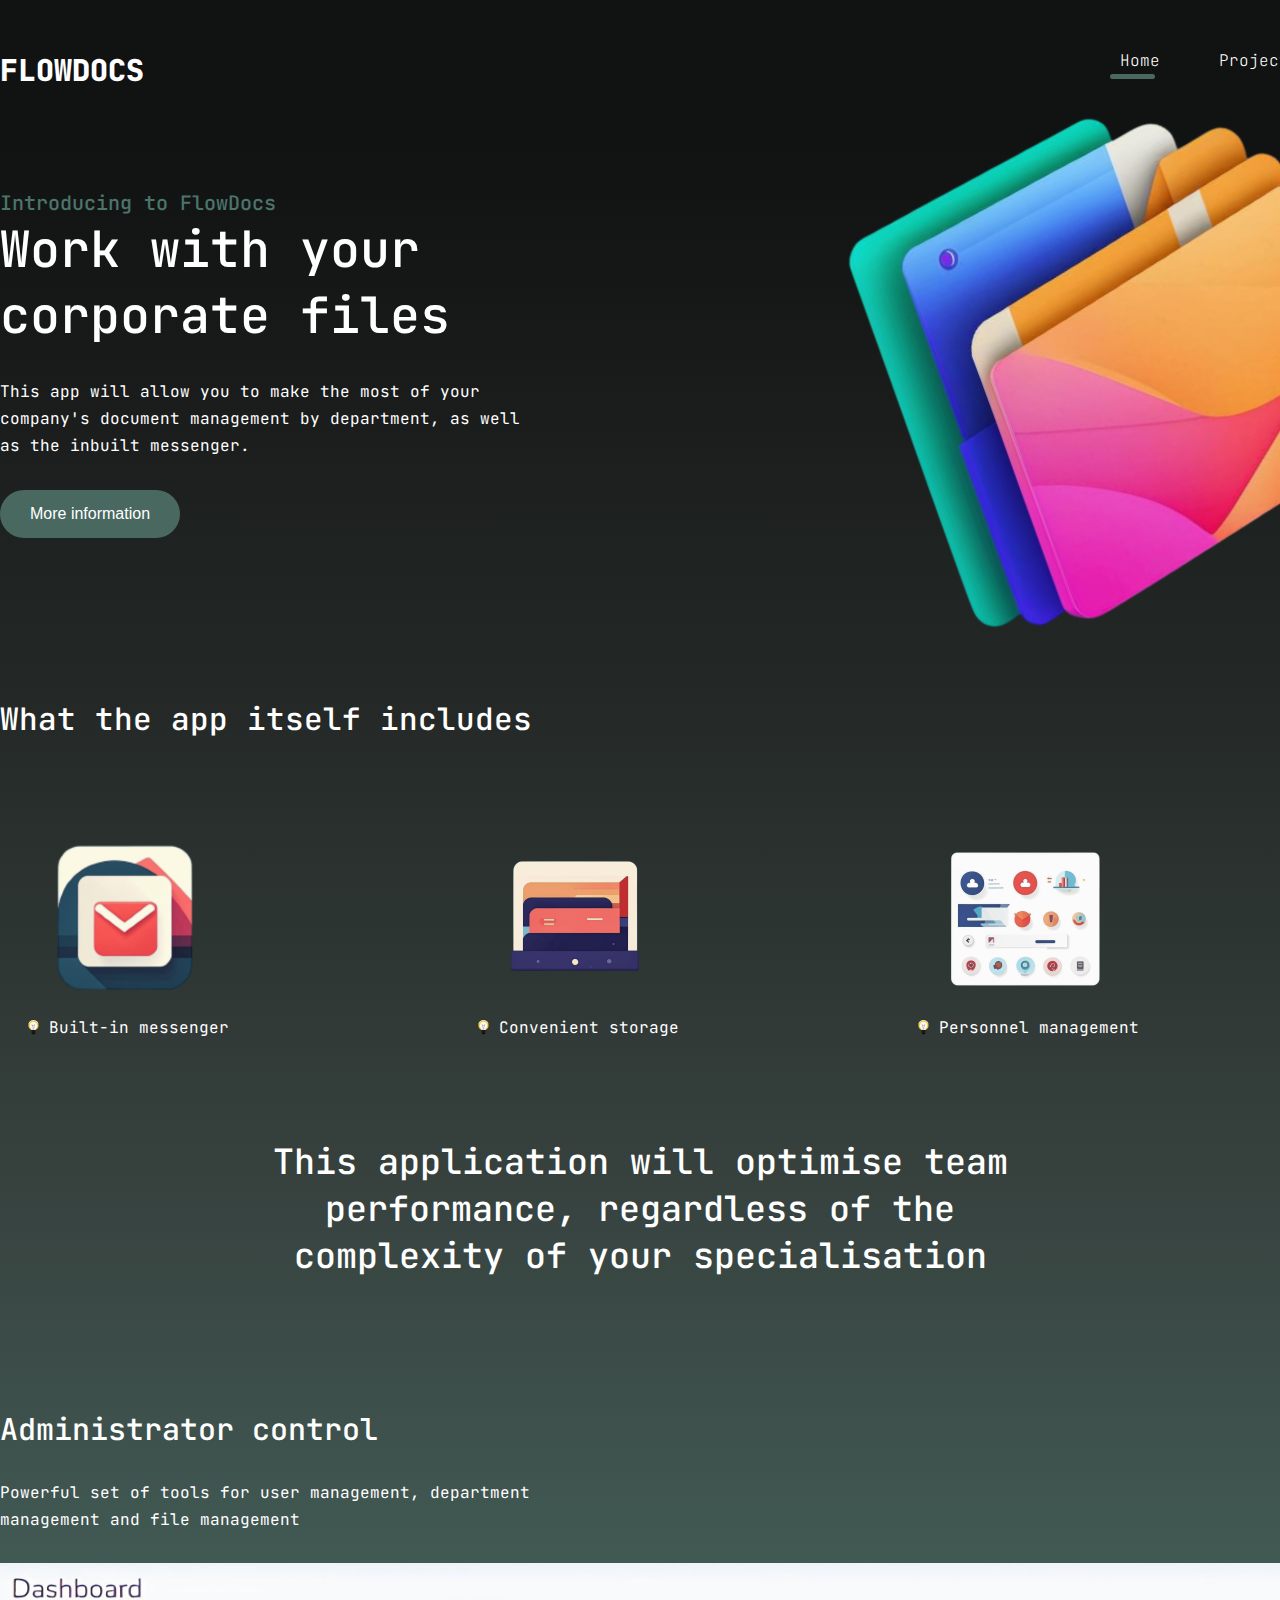
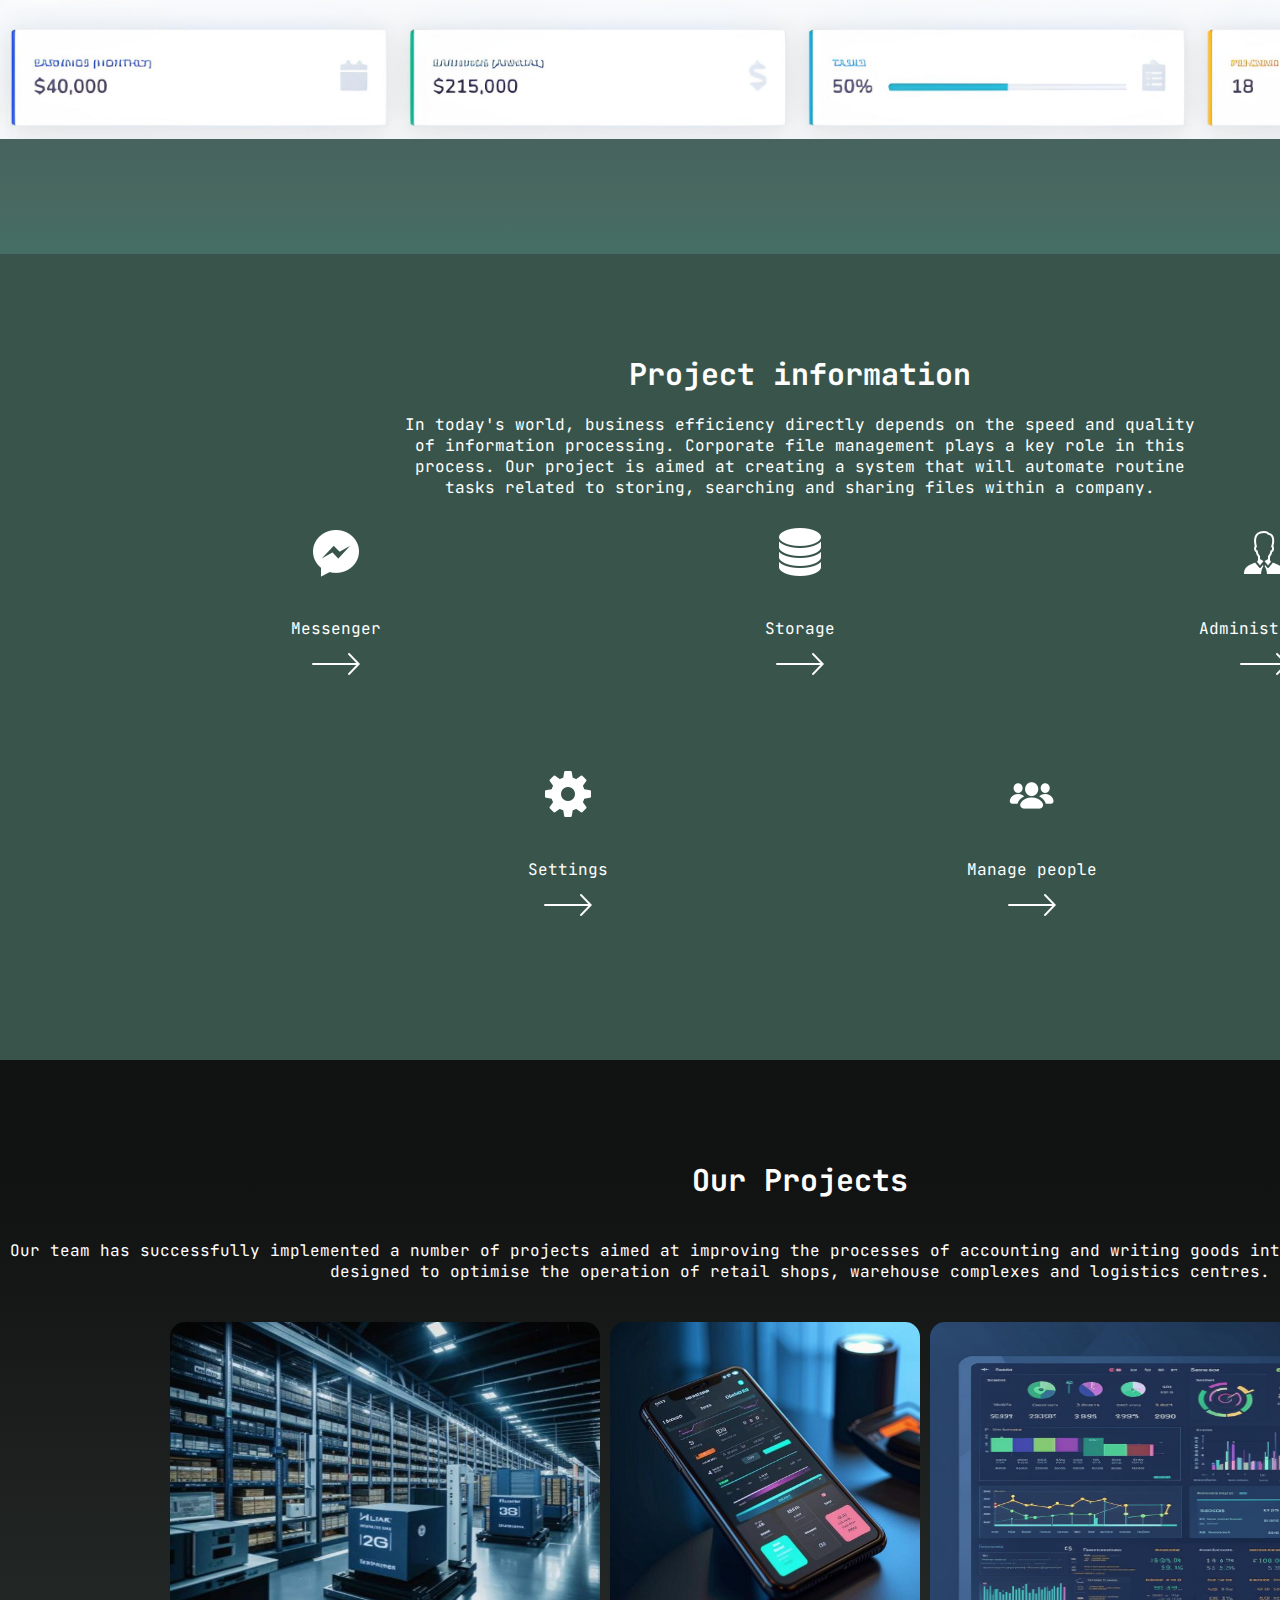
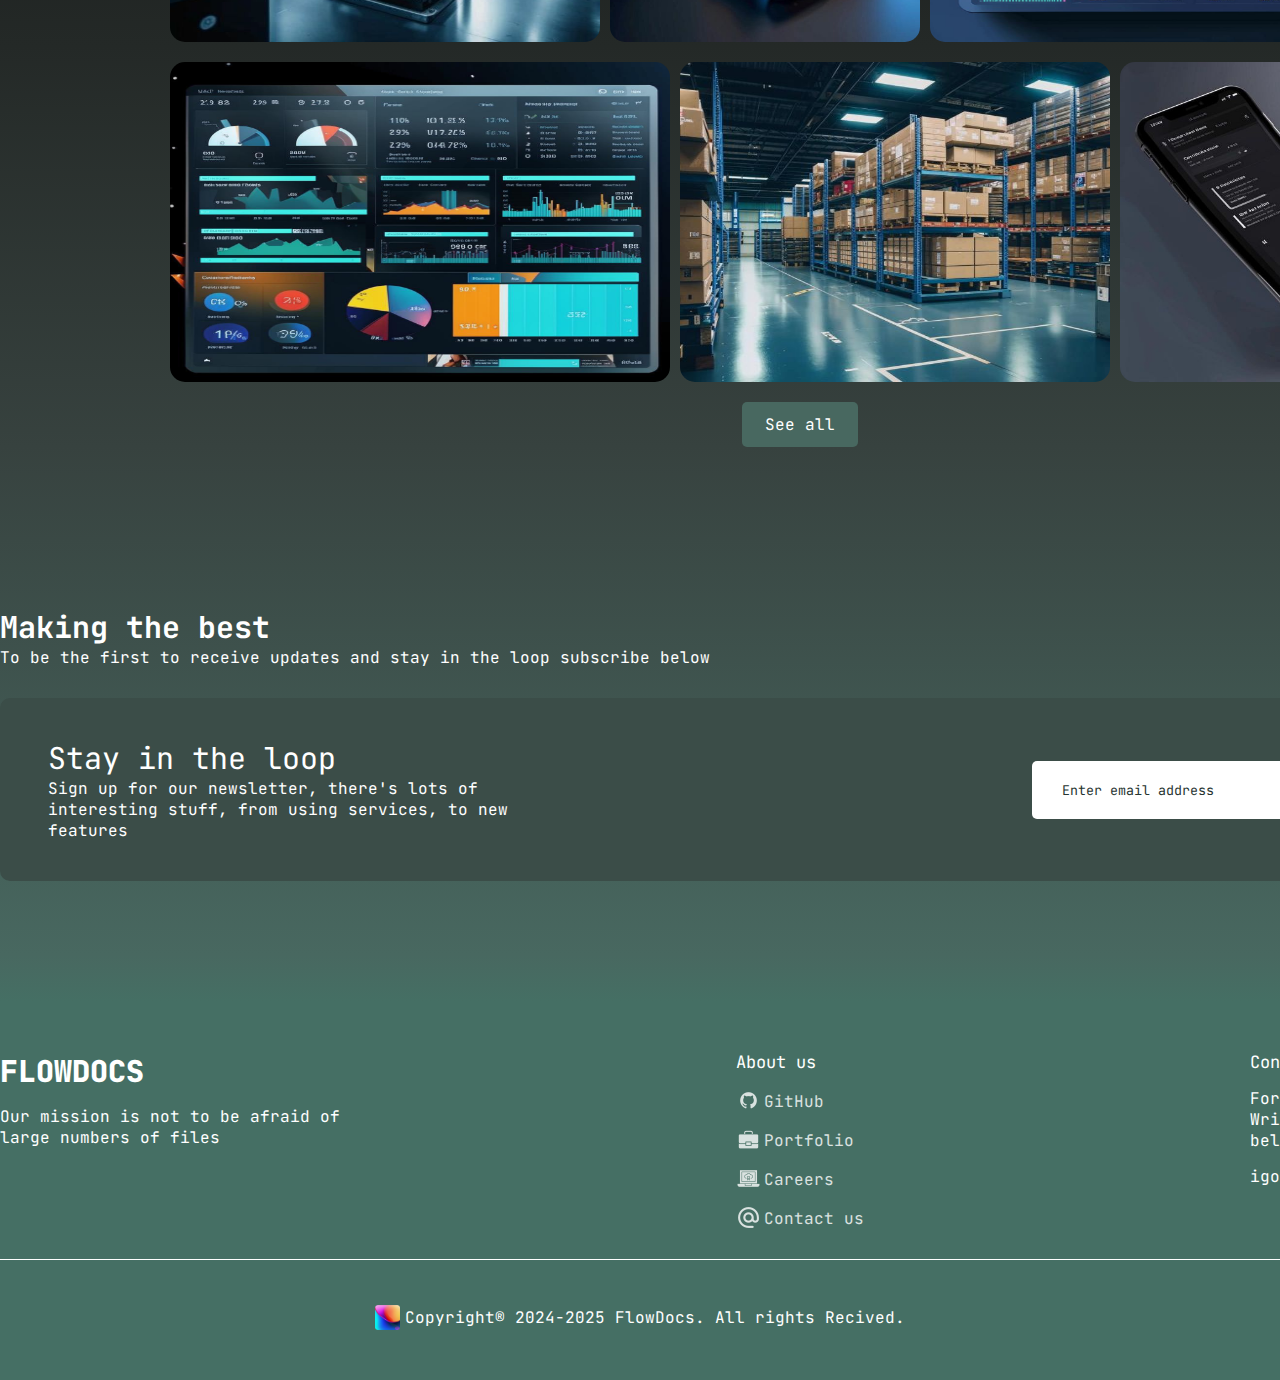
<file: index.html>
<!DOCTYPE html>
<html lang="en">

<head>
    <meta charset="UTF-8">
    <meta name="viewport" content="width=device-width, initial-scale=1.0">
    <link rel="icon" href="/img/FlowDocs.ico" type="image/x-icon">
    <title>Study Website</title>
    <link rel="stylesheet" href="/css/main.css">
    <script src="/js/script.js"></script>
</head>
<body>
    <div class="wrapper">
        <header class="container">
            <span class="logo">FlowDocs</span>
            <nav>
                <ul>
                    <li class="active"><a href="/">Home</a></li>
                    <li><a href="/projects.html">Projects</a></li>
                    <li><a href="/about.html">About us</a></li>
                    <li class="btn"><a href="/contacts.html">Contacts</a></li>
                </ul>
            </nav>
        </header>
    
        <div class="hero container">
            <div class="hero--info">
                <h2>Introducing to FlowDocs</h2>
                <h1>Work with your corporate files</h1>
                <p>This app will allow you to make the most of your company's document management by department, as well as the inbuilt messenger.</p>
                <button class="btn">More information</button>
            </div>
            <img src="/img/FlowDocsSiteMedium.png" alt="">
        </div>

        <div class="container description">
            <a href="#" class="see-all">See all</a>
            <h3>What the app itself includes</h3>

            <div class="features">
                <div class="block">
                    <img src="/img/FlowDocsMessenger.png" alt="">
                    <span><img src="/img/FlowDocsLamp.png" alt="">Built-in messenger</span>
                </div>
                <div class="block">
                    <img src="/img/FlowDocsStorage.png" alt="">
                    <span><img src="/img/FlowDocsLamp.png" alt="">Convenient storage</span>
                </div>
                <div class="block">
                    <img src="/img/FlowDocsAdminka.png" alt="">
                    <span><img src="/img/FlowDocsLamp.png" alt="">Personnel management</span>
                </div>
                <div class="block">
                    <img src="/img/FlowDocsSettings.png" alt="">
                    <span><img src="/img/FlowDocsLamp.png" alt="">Clear settings</span>
                </div>
            </div>
        </div>

        <div class="container big-text">
            <p>This application will optimise team performance, regardless of the complexity of your specialisation</p>
        </div>

        <div class="container banner">
            <h3>Administrator control</h3>
            <p>Powerful set of tools for user management, department management and file management</p>
            <img src="/img/FlowDocsBanner.jpg" alt="">
        </div>
    </div>

    <div class="project">
        <div class="container">
            <h3>Project information</h3>
            <p>In today's world, business efficiency directly depends on the speed and quality of information processing. Corporate file management plays a key role in this process. Our project is aimed at creating a system that will automate routine tasks related to storing, searching and sharing files within a company.</p>
            <div class="info">
                <div class="block">
                    <img src="/img/MessengerFlowDocs.png" alt="">
                    <p>Messenger</p>
                    <img src="/img/ArrowFlowDocs.png" alt="">
                </div>
                <div class="block">
                    <img src="/img/StorageFlowDocs.png" alt="">
                    <p>Storage</p>
                    <img src="/img/ArrowFlowDocs.png" alt="">
                </div>
                <div class="block">
                    <img src="/img/AdminFlowDocs.png" alt="">
                    <p>Administrator</p>
                    <img src="/img/ArrowFlowDocs.png" alt="">
                </div>
                <div class="block">
                    <img src="/img/SettingsFlowDocs.png" alt="">
                    <p>Settings</p>
                    <img src="/img/ArrowFlowDocs.png" alt="">
                </div>
                <div class="block">
                    <img src="/img/ManageFlowDocs.png" alt="">
                    <p>Manage people</p>
                    <img src="/img/ArrowFlowDocs.png" alt="">
                </div>
            </div>
        </div>
    </div>

    <div class="wrapper">
        <div class="container projects">
            <h3>Our Projects</h3>
            <p>Our team has successfully implemented a number of projects aimed at improving the processes of accounting and writing goods into cheques. These solutions were designed to optimise the operation of retail shops, warehouse complexes and logistics centres.</p>
            <div class="images">
                <img src="/img/FlowDocsProjects1.jpg" class="image-medium" alt="">
                <img src="/img/FlowDocsProjects2.jpg" class="image-small" alt="">
                <img src="/img/FlowDocsProjects3.jpg" class="image-large" alt="">
            </div>
            <div class="images">
                <img src="/img/FlowDocsProjects4.jpg" class="image-large" alt="">
                <img src="/img/FlowDocsProjects5.jpg" class="image-medium" alt="">
                <img src="/img/FlowDocsProjects6.jpg" class="image-small" alt="">
            </div>            
            <a href="" class="see-all">See all</a>
        </div>

        <div class="container email">
            <h3>Making the best</h3>
            <p>To be the first to receive updates and stay in the loop subscribe below</p>
            <div class="block">
                <div>
                    <h4>Stay in the loop</h4>
                    <p>Sign up for our newsletter, there's lots of interesting stuff, from using services, to new features</p>  
                </div>
                <div class="input-container">
                    <input id="emailField" type="email" placeholder="Enter email address">
                    <button onclick="checkEmail()">Continue</button>
                    <span id="emailError" class="error">Некорректный email</span>
                </div>
            </div>
        </div>
    </div>

    <footer>
        <div class="blocks container">
            <div>
                <span class="logo">FlowDocs</span>
                <p>Our mission is not to be afraid of large numbers of files</p>
            </div>
            <div>
                <h4>About us</h4>
                <ul>
                    <li><img src="/img/FlowDocsGH.png" alt="">GitHub</li>
                    <li><img src="/img/FlowDocsPortfolio.png" alt="">Portfolio</li>
                    <li><img src="/img/FlowDocsCareers.png" alt="">Careers</li>
                    <li><img src="/img/FlowDocsContact.png" alt="">Contact us</li>
                </ul>
            </div>
            <div>
                <h4>Contact us</h4>
                <p>For quick communication with us. Write to us on the attached mail below.</p>
                <p>igorgolenisev1317@gmail.com</p>
            </div>
        </div>
        <hr>
        <p><img src="/img/FlowDocs.ico" alt=""> Copyright® 2024-2025 FlowDocs. All rights Recived.</p>
    </footer>

</body>
</html>
</file>
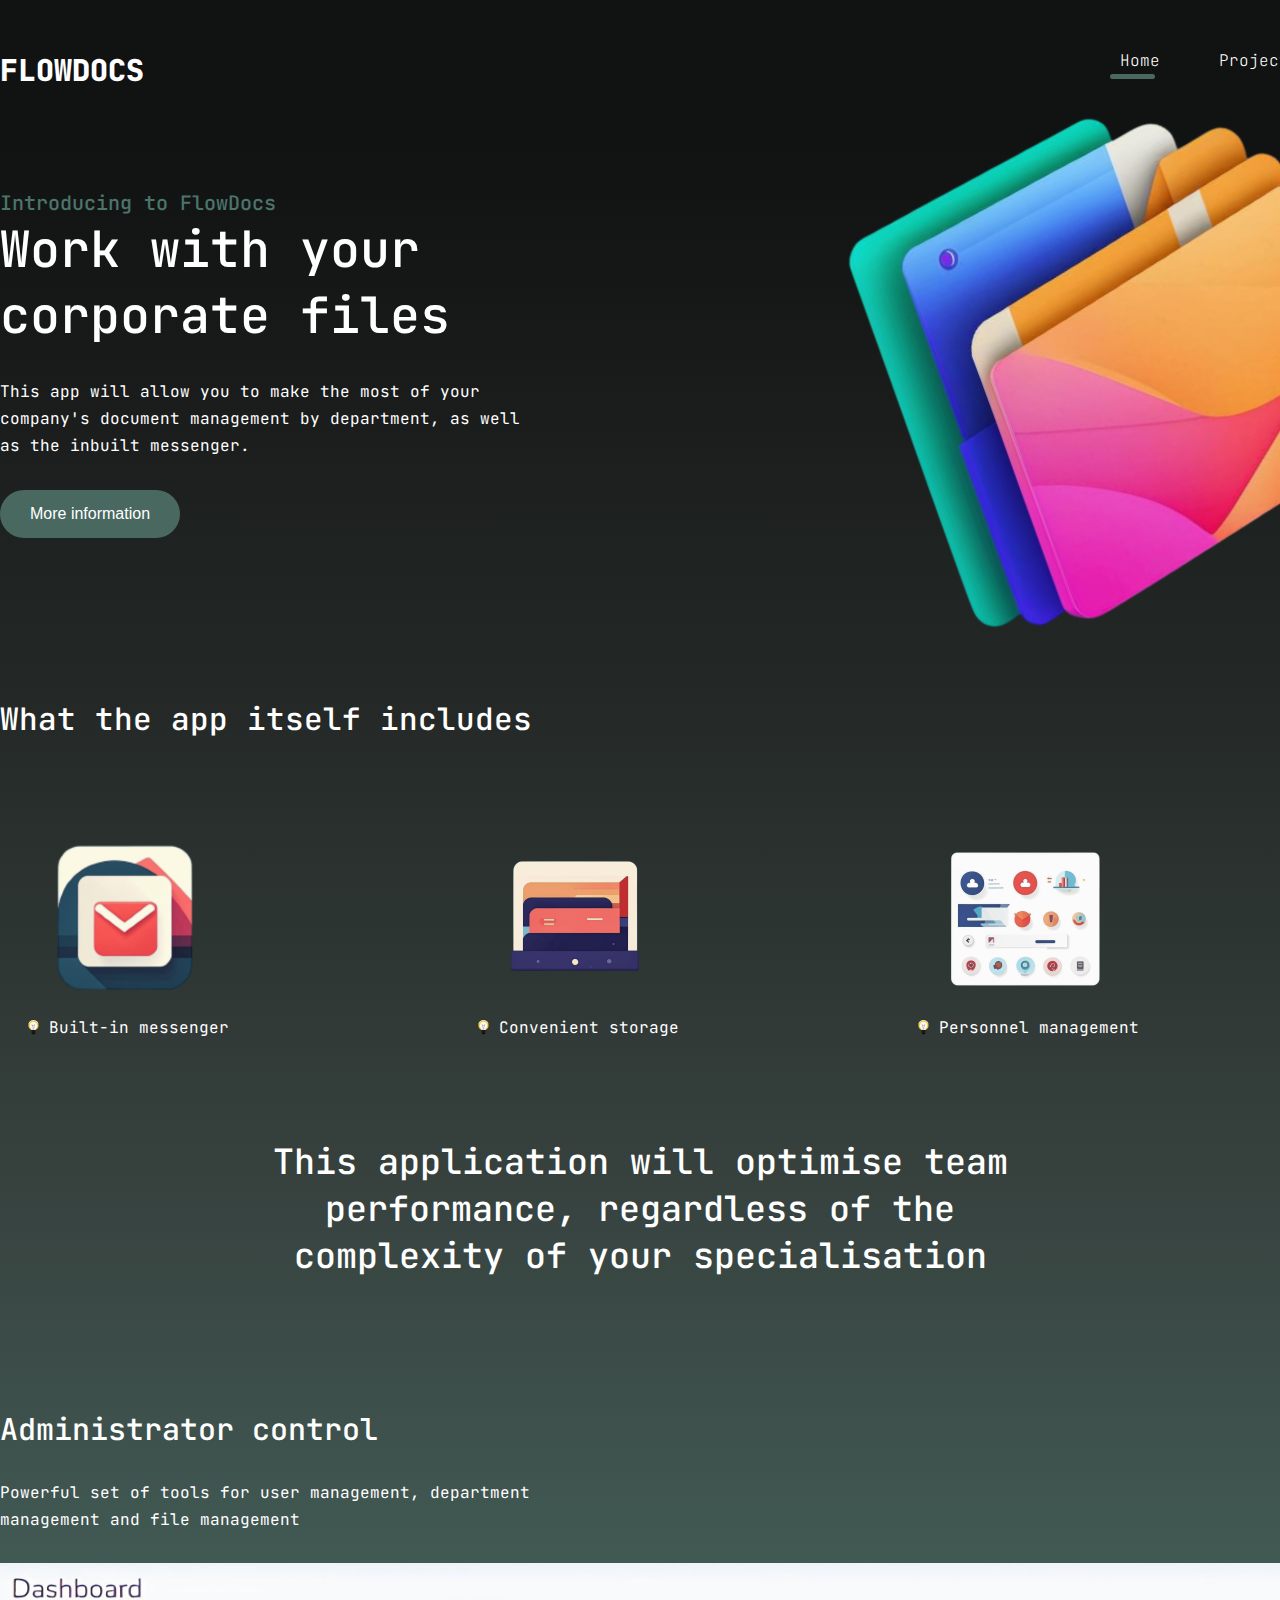
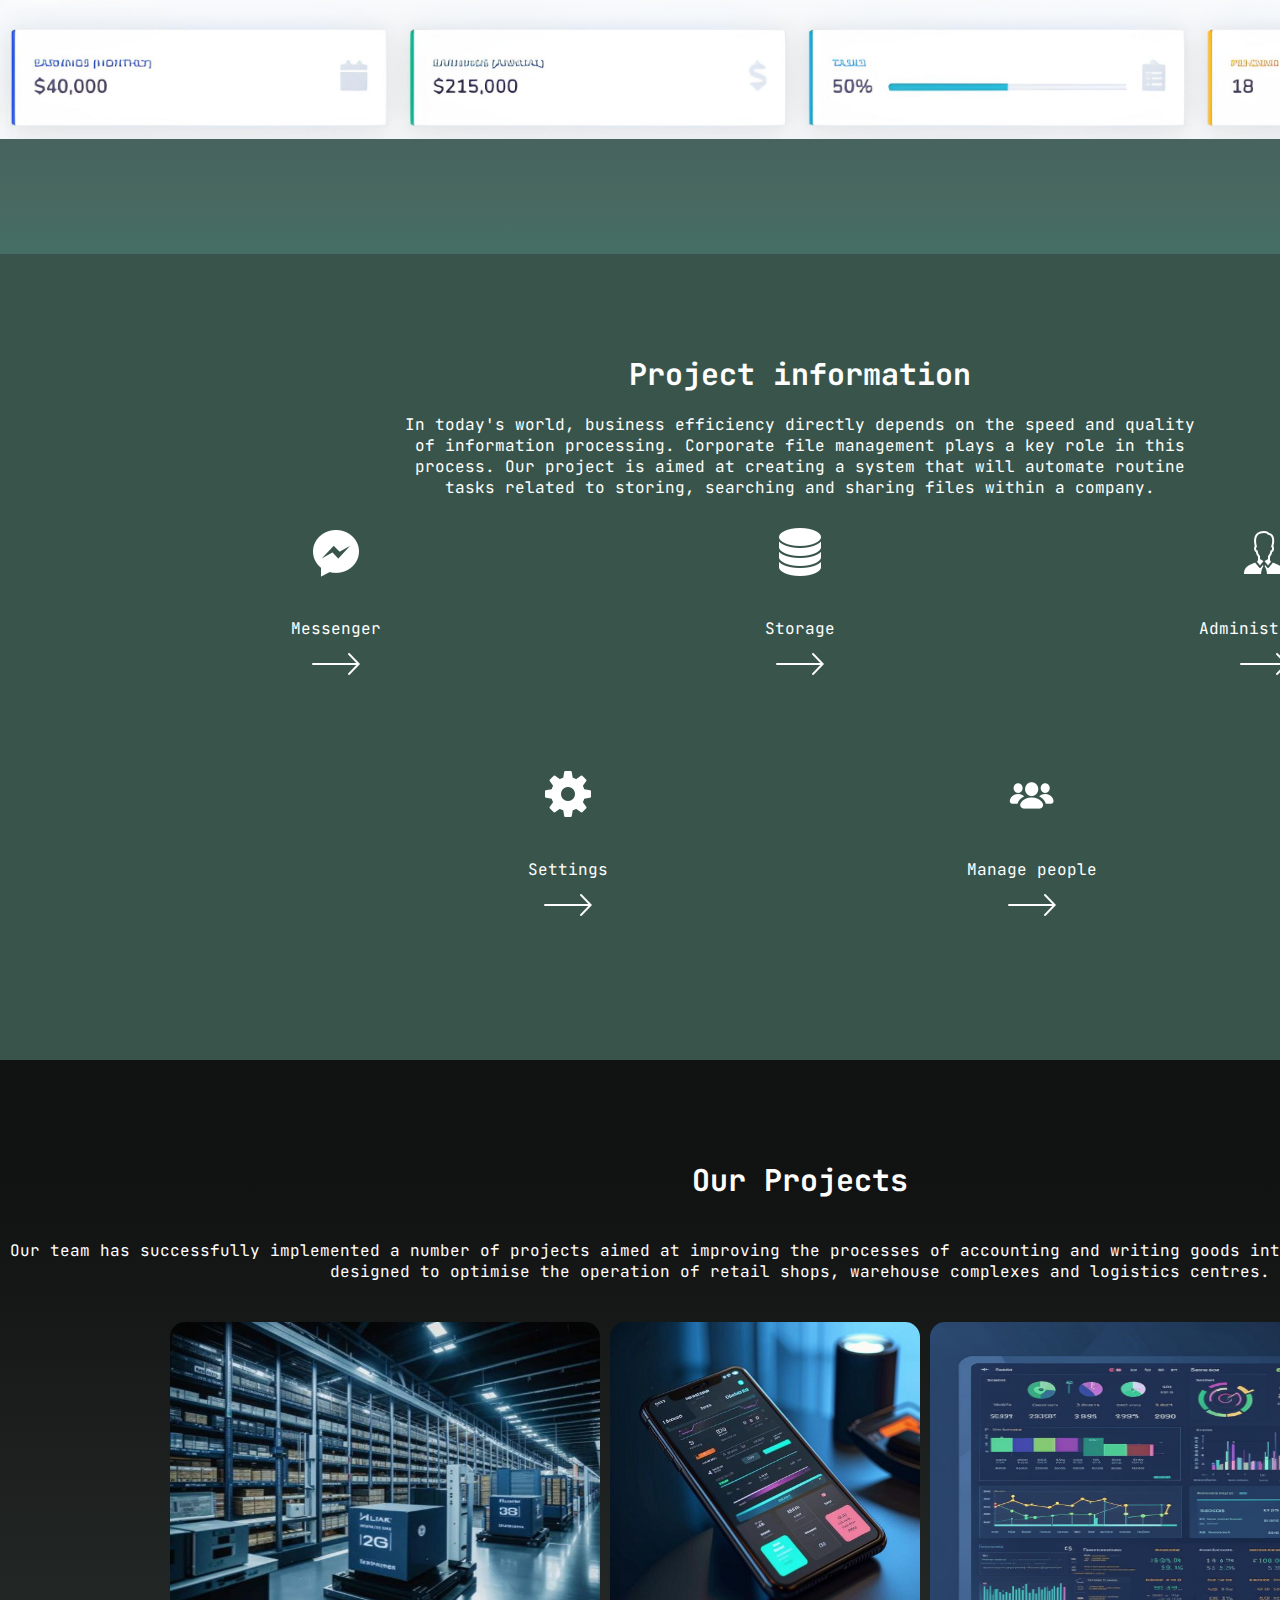
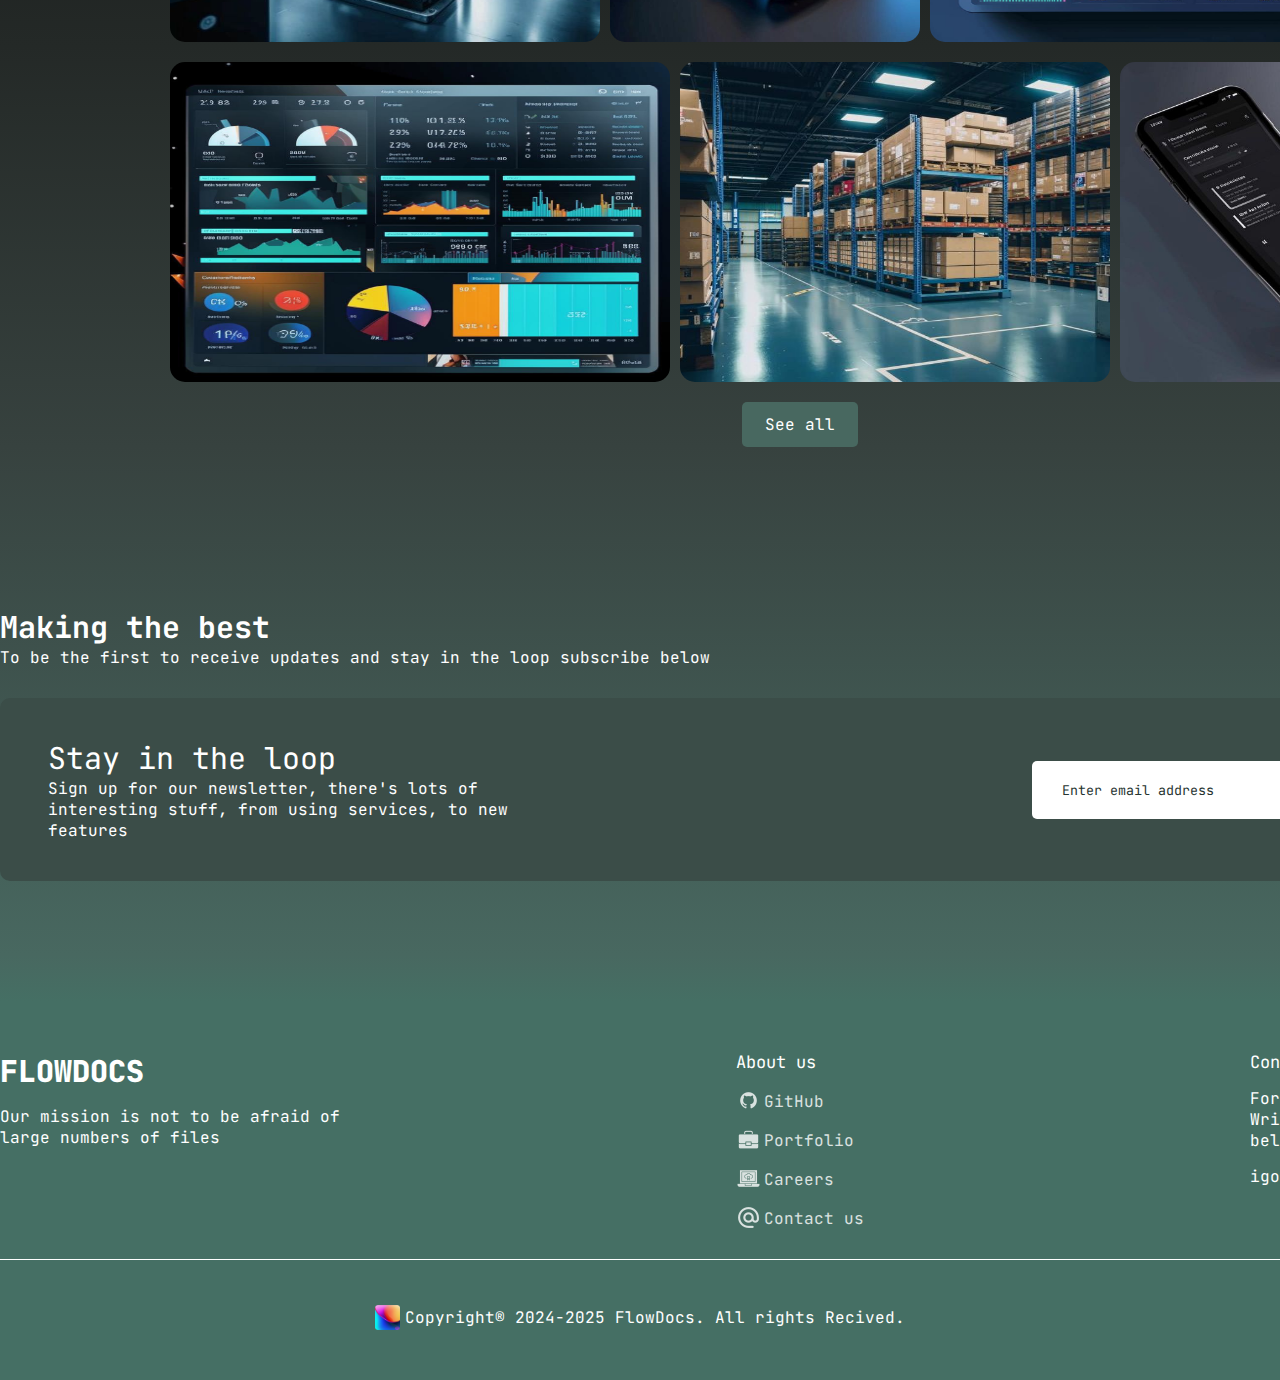
<file: pages/index.html>
<!DOCTYPE html>
<html lang="en">

<head>
    <meta charset="UTF-8">
    <meta name="viewport" content="width=device-width, initial-scale=1.0">
    <link rel="icon" href="/assets/img/FlowDocs.ico" type="image/x-icon">
    <title>Study Website</title>
    <link rel="stylesheet" href="/css/main.css">
    <script src="/js/script.js"></script>
</head>
<body>
    <div class="wrapper">
        <header class="container">
            <span class="logo">FlowDocs</span>
            <nav>
                <ul>
                    <li class="active"><a href="/pages/">Home</a></li>
                    <li><a href="/pages/projects.html">Projects</a></li>
                    <li><a href="/pages/about.html">About us</a></li>
                    <li class="btn"><a href="/pages/contacts.html">Contacts</a></li>
                </ul>
            </nav>
        </header>
    
        <div class="hero container">
            <div class="hero--info">
                <h2>Introducing to FlowDocs</h2>
                <h1>Work with your corporate files</h1>
                <p>This app will allow you to make the most of your company's document management by department, as well as the inbuilt messenger.</p>
                <button class="btn">More information</button>
            </div>
            <img src="/assets/img/FlowDocsSiteMedium.png" alt="">
        </div>

        <div class="container description">
            <a href="#" class="see-all">See all</a>
            <h3>What the app itself includes</h3>

            <div class="features">
                <div class="block">
                    <img src="/assets/img/FlowDocsMessenger.png" alt="">
                    <span><img src="/assets/img/FlowDocsLamp.png" alt="">Built-in messenger</span>
                </div>
                <div class="block">
                    <img src="/assets/img/FlowDocsStorage.png" alt="">
                    <span><img src="/assets/img/FlowDocsLamp.png" alt="">Convenient storage</span>
                </div>
                <div class="block">
                    <img src="/assets/img/FlowDocsAdminka.png" alt="">
                    <span><img src="/assets/img/FlowDocsLamp.png" alt="">Personnel management</span>
                </div>
                <div class="block">
                    <img src="/assets/img/FlowDocsSettings.png" alt="">
                    <span><img src="/assets/img/FlowDocsLamp.png" alt="">Clear settings</span>
                </div>
            </div>
        </div>

        <div class="container big-text">
            <p>This application will optimise team performance, regardless of the complexity of your specialisation</p>
        </div>

        <div class="container banner">
            <h3>Administrator control</h3>
            <p>Powerful set of tools for user management, department management and file management</p>
            <img src="/assets/img/FlowDocsBanner.jpg" alt="">
        </div>
    </div>

    <div class="project">
        <div class="container">
            <h3>Project information</h3>
            <p>In today's world, business efficiency directly depends on the speed and quality of information processing. Corporate file management plays a key role in this process. Our project is aimed at creating a system that will automate routine tasks related to storing, searching and sharing files within a company.</p>
            <div class="info">
                <div class="block">
                    <img src="/assets/img/MessengerFlowDocs.png" alt="">
                    <p>Messenger</p>
                    <img src="/assets/img/ArrowFlowDocs.png" alt="">
                </div>
                <div class="block">
                    <img src="/assets/img/StorageFlowDocs.png" alt="">
                    <p>Storage</p>
                    <img src="/assets/img/ArrowFlowDocs.png" alt="">
                </div>
                <div class="block">
                    <img src="/assets/img/AdminFlowDocs.png" alt="">
                    <p>Administrator</p>
                    <img src="/assets/img/ArrowFlowDocs.png" alt="">
                </div>
                <div class="block">
                    <img src="/assets/img/SettingsFlowDocs.png" alt="">
                    <p>Settings</p>
                    <img src="/assets/img/ArrowFlowDocs.png" alt="">
                </div>
                <div class="block">
                    <img src="/assets/img/ManageFlowDocs.png" alt="">
                    <p>Manage people</p>
                    <img src="/assets/img/ArrowFlowDocs.png" alt="">
                </div>
            </div>
        </div>
    </div>

    <div class="wrapper">
        <div class="container projects">
            <h3>Our Projects</h3>
            <p>Our team has successfully implemented a number of projects aimed at improving the processes of accounting and writing goods into cheques. These solutions were designed to optimise the operation of retail shops, warehouse complexes and logistics centres.</p>
            <div class="images">
                <img src="/assets/img/FlowDocsProjects1.jpg" class="image-medium" alt="">
                <img src="/assets/img/FlowDocsProjects2.jpg" class="image-small" alt="">
                <img src="/assets/img/FlowDocsProjects3.jpg" class="image-large" alt="">
            </div>
            <div class="images">
                <img src="/assets/img/FlowDocsProjects4.jpg" class="image-large" alt="">
                <img src="/assets/img/FlowDocsProjects5.jpg" class="image-medium" alt="">
                <img src="/assets/img/FlowDocsProjects6.jpg" class="image-small" alt="">
            </div>            
            <a href="" class="see-all">See all</a>
        </div>

        <div class="container email">
            <h3>Making the best</h3>
            <p>To be the first to receive updates and stay in the loop subscribe below</p>
            <div class="block">
                <div>
                    <h4>Stay in the loop</h4>
                    <p>Sign up for our newsletter, there's lots of interesting stuff, from using services, to new features</p>  
                </div>
                <div class="input-container">
                    <input id="emailField" type="email" placeholder="Enter email address">
                    <button onclick="checkEmail()">Continue</button>
                    <span id="emailError" class="error">Некорректный email</span>
                </div>
            </div>
        </div>
    </div>

    <footer>
        <div class="blocks container">
            <div>
                <span class="logo">FlowDocs</span>
                <p>Our mission is not to be afraid of large numbers of files</p>
            </div>
            <div>
                <h4>About us</h4>
                <ul>
                    <li><img src="/assets/img/FlowDocsGH.png" alt="">GitHub</li>
                    <li><img src="/assets/img/FlowDocsPortfolio.png" alt="">Portfolio</li>
                    <li><img src="/assets/img/FlowDocsCareers.png" alt="">Careers</li>
                    <li><img src="/assets/img/FlowDocsContact.png" alt="">Contact us</li>
                </ul>
            </div>
            <div>
                <h4>Contact us</h4>
                <p>For quick communication with us. Write to us on the attached mail below.</p>
                <p>igorgolenisev1317@gmail.com</p>
            </div>
        </div>
        <hr>
        <p><img src="/assets/img/FlowDocs.ico" alt=""> Copyright® 2024-2025 FlowDocs. All rights Recived.</p>
    </footer>

</body>
</html>
</file>
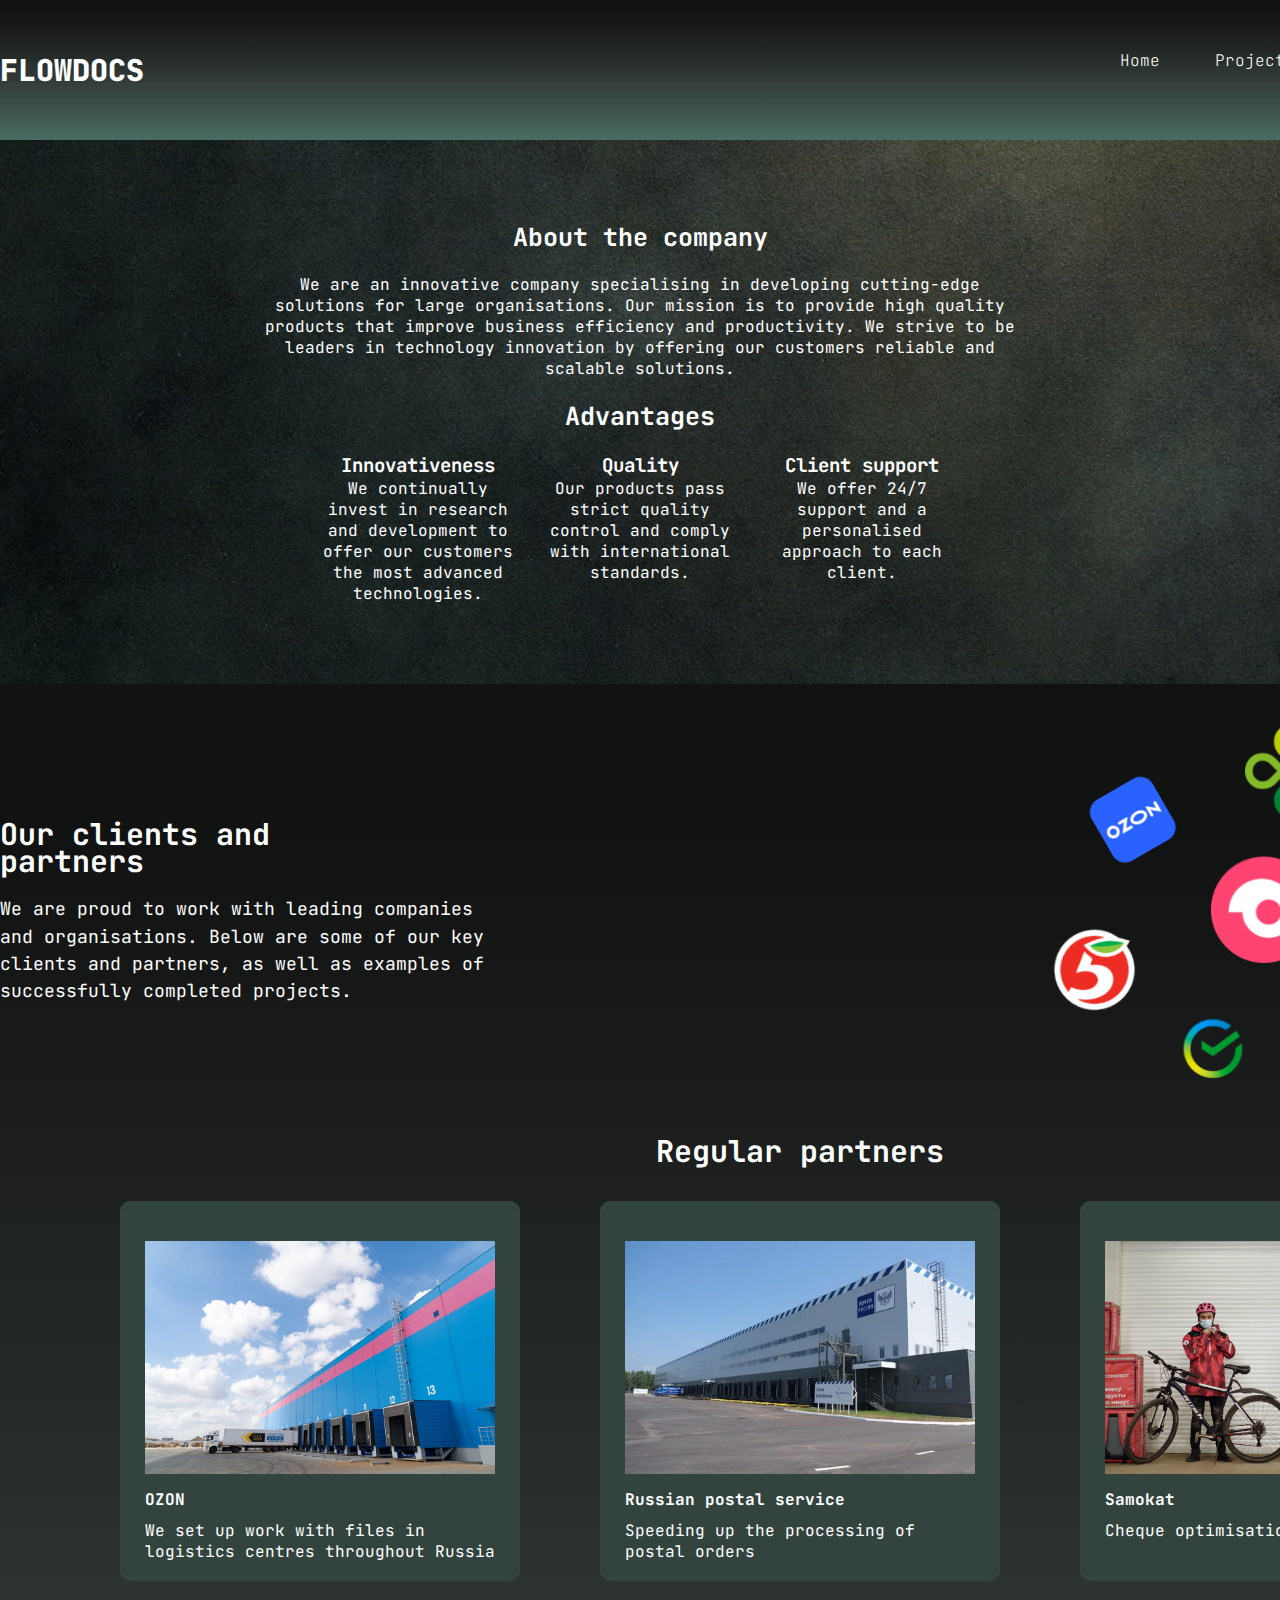
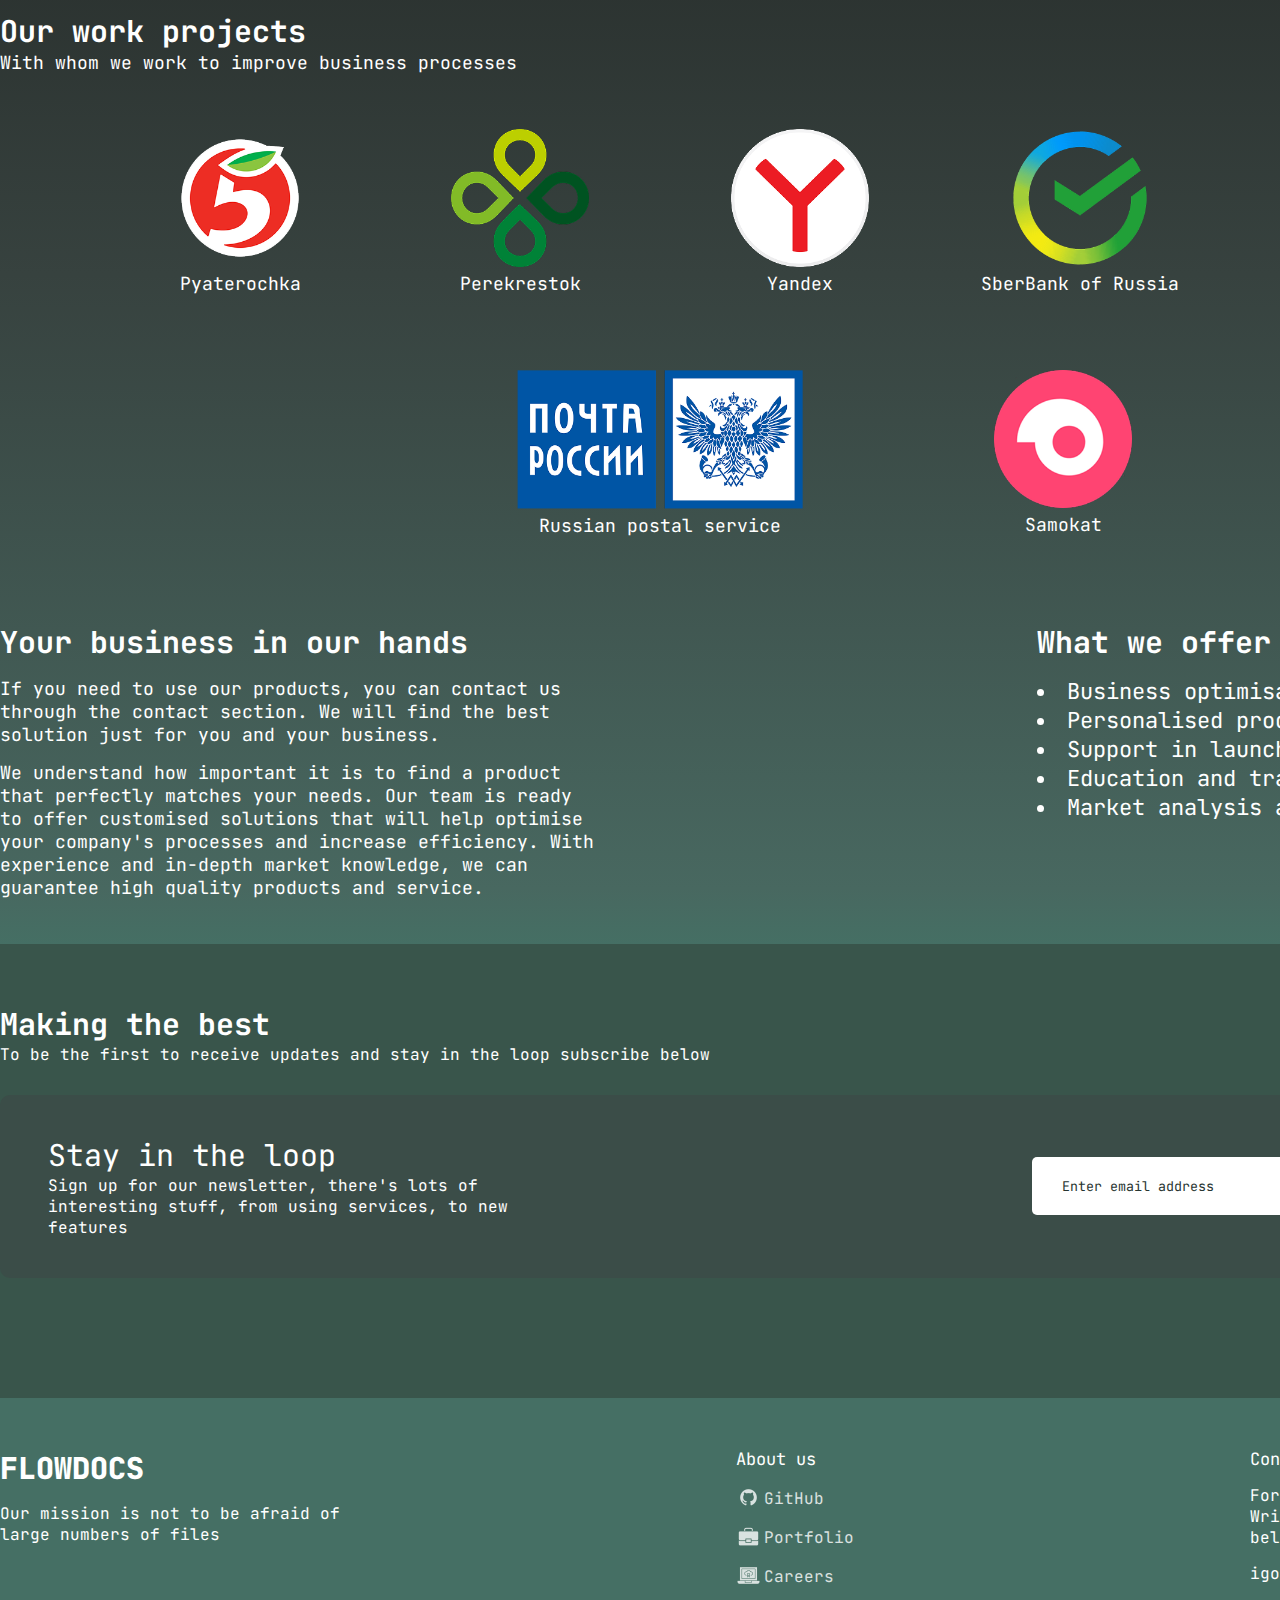
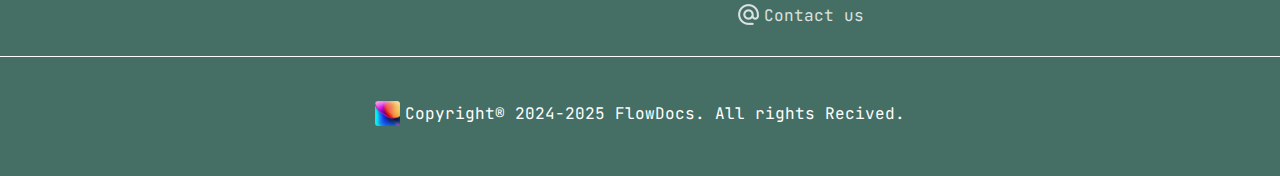
<file: about.html>
<!DOCTYPE html>
<html lang="en">

<head>
    <meta charset="UTF-8">
    <meta name="viewport" content="width=device-width, initial-scale=1.0">
    <link rel="icon" href="/img/FlowDocs.ico" type="image/x-icon">
    <title>Study Website</title>
    <link rel="stylesheet" href="/css/main.css">
    <script src="/js/script.js"></script>
</head>
<body>
    <div class="wrapper">
        <header class="container">
            <span class="logo">FlowDocs</span>
            <nav>
                <ul>
                    <li><a href="/">Home</a></li>
                    <li><a href="/projects.html">Projects</a></li>
                    <li class="active"><a href="/about.html">About us</a></li>
                    <li class="btn"><a href="/contacts.html">Contacts</a></li>
                </ul>
            </nav>
        </header>
    </div>

    <div class="about">
        <div class="container abouts">
            <h3>About the company</h3>
            <p>We are an innovative company specialising in developing cutting-edge solutions for large
                organisations. Our mission is to provide high quality products that improve business
                efficiency and productivity. We strive to be leaders in technology innovation by offering our
                customers reliable and scalable solutions.</p>
                <div class="advantages">
                    <h3>Advantages</h3>
                    <div class="container advantage">
                        <div class="adv">
                            <h4>Innovativeness</h4>
                            <p>We continually invest in research and development to offer our customers the most advanced technologies.</p>
                        </div>
                        <div class="adv">
                            <h4>Quality</h4>
                            <p>Our products pass strict quality control and comply with international standards.</p>
                        </div>
                        <div class="adv">
                            <h4>Client support</h4>
                            <p>We offer 24/7 support and a personalised approach to each client.</p>
                        </div>
                    </div>
                </div>
        </div>
    </div>

    <div class="wrapper">
        <div class="container clients">
            <div class="client">
                <h3>Our clients and partners</h3>
                <p>We are proud to work with leading companies and organisations. Below are some of our key clients and partners, as well as examples of successfully completed projects.</p>
            </div>
            <div class="image-content">
                <img src="/img/logopartners.svg" alt="">
            </div>
        </div>

        <div class="container partners">
            <h3>Regular partners</h3>
            <div class="partner-place">
                <div class="place">
                    <img src="/img/OZON.png" alt="">
                    <h4>OZON</h4>
                    <p>We set up work with files in logistics centres throughout Russia</p>
                </div>
                <div class="place">
                    <img src="/img/POCHTA.png" alt="">
                    <h4>Russian postal service</h4>
                    <p>Speeding up the processing of postal orders</p>
                </div>
                <div class="place">
                    <img src="/img/SAMOKAT.png" alt="">
                    <h4>Samokat</h4>
                    <p>Cheque optimisation for darkstores</p>
                </div>
            </div>
        </div>

        <div class="container example">
            <h3>Our work projects</h3>
            <p>With whom we work to improve business processes</p>
            <div class="example companies">
                <div class="companie">
                    <img src="/img/pyaterka.png" alt="">
                    <p>Pyaterochka</p>
                </div>
                <div class="companie">
                    <img src="/img/perek.png" alt="">
                    <p>Perekrestok</p>
                </div>
                <div class="companie">
                    <img src="/img/yandexik.png" alt="">
                    <p>Yandex</p>
                </div>
                <div class="companie">
                    <img src="/img/sberiks.png" alt="">
                    <p>SberBank of Russia</p>
                </div>
                <div class="companie">
                    <img src="/img/ozonchik.png" alt="">
                    <p>OZON</p>
                </div>
                <div class="companie">
                    <img src="/img/pochtiks.png" alt="">
                    <p>Russian postal service</p>
                </div>
                <div class="companie">
                    <img src="/img/samokatik.png" alt="">
                    <p>Samokat</p>
                </div>
            </div>
        </div>

        <div class="container business">
            <div class="text">
                <h3>Your business in our hands</h3>
                <p>If you need to use our products, you can contact us through the contact section. We will find the best solution just for you and your business.</p>
                <p>We understand how important it is to find a product that perfectly matches your needs. Our team is ready to offer customised solutions that will help optimise your company's processes and increase efficiency. With experience and in-depth market knowledge, we can guarantee high quality products and service.</p>
            </div>
            <div class="enumeration">
                <h3>What we offer our clients:</h3>
                <ul>
                    <li>Business optimisation consulting;</li>
                    <li>Personalised products to order;</li>
                    <li>Support in launching new projects;</li>
                    <li>Education and training for employees;</li>
                    <li>Market analysis and marketing strategies.</li>
                </ul>
            </div>
        </div>
    </div>

    <div class="container email">
        <h3>Making the best</h3>
        <p>To be the first to receive updates and stay in the loop subscribe below</p>
        <div class="block">
            <div>
                <h4>Stay in the loop</h4>
                <p>Sign up for our newsletter, there's lots of interesting stuff, from using services, to new features</p>  
            </div>
            <div class="input-container">
                <input id="emailField" type="email" placeholder="Enter email address">
                <button onclick="checkEmail()">Continue</button>
                <span id="emailError" class="error">Некорректный email</span>
            </div>
        </div>
    </div>

    <footer>
        <div class="blocks container">
            <div>
                <span class="logo">FlowDocs</span>
                <p>Our mission is not to be afraid of large numbers of files</p>
            </div>
            <div>
                <h4>About us</h4>
                <ul>
                    <li><img src="/img/FlowDocsGH.png" alt="">GitHub</li>
                    <li><img src="/img/FlowDocsPortfolio.png" alt="">Portfolio</li>
                    <li><img src="/img/FlowDocsCareers.png" alt="">Careers</li>
                    <li><img src="/img/FlowDocsContact.png" alt="">Contact us</li>
                </ul>
            </div>
            <div>
                <h4>Contact us</h4>
                <p>For quick communication with us. Write to us on the attached mail below.</p>
                <p>igorgolenisev1317@gmail.com</p>
            </div>
        </div>
        <hr>
        <p><img src="/img/FlowDocs.ico" alt=""> Copyright® 2024-2025 FlowDocs. All rights Recived.</p>
    </footer>

</body>
</html>
</file>
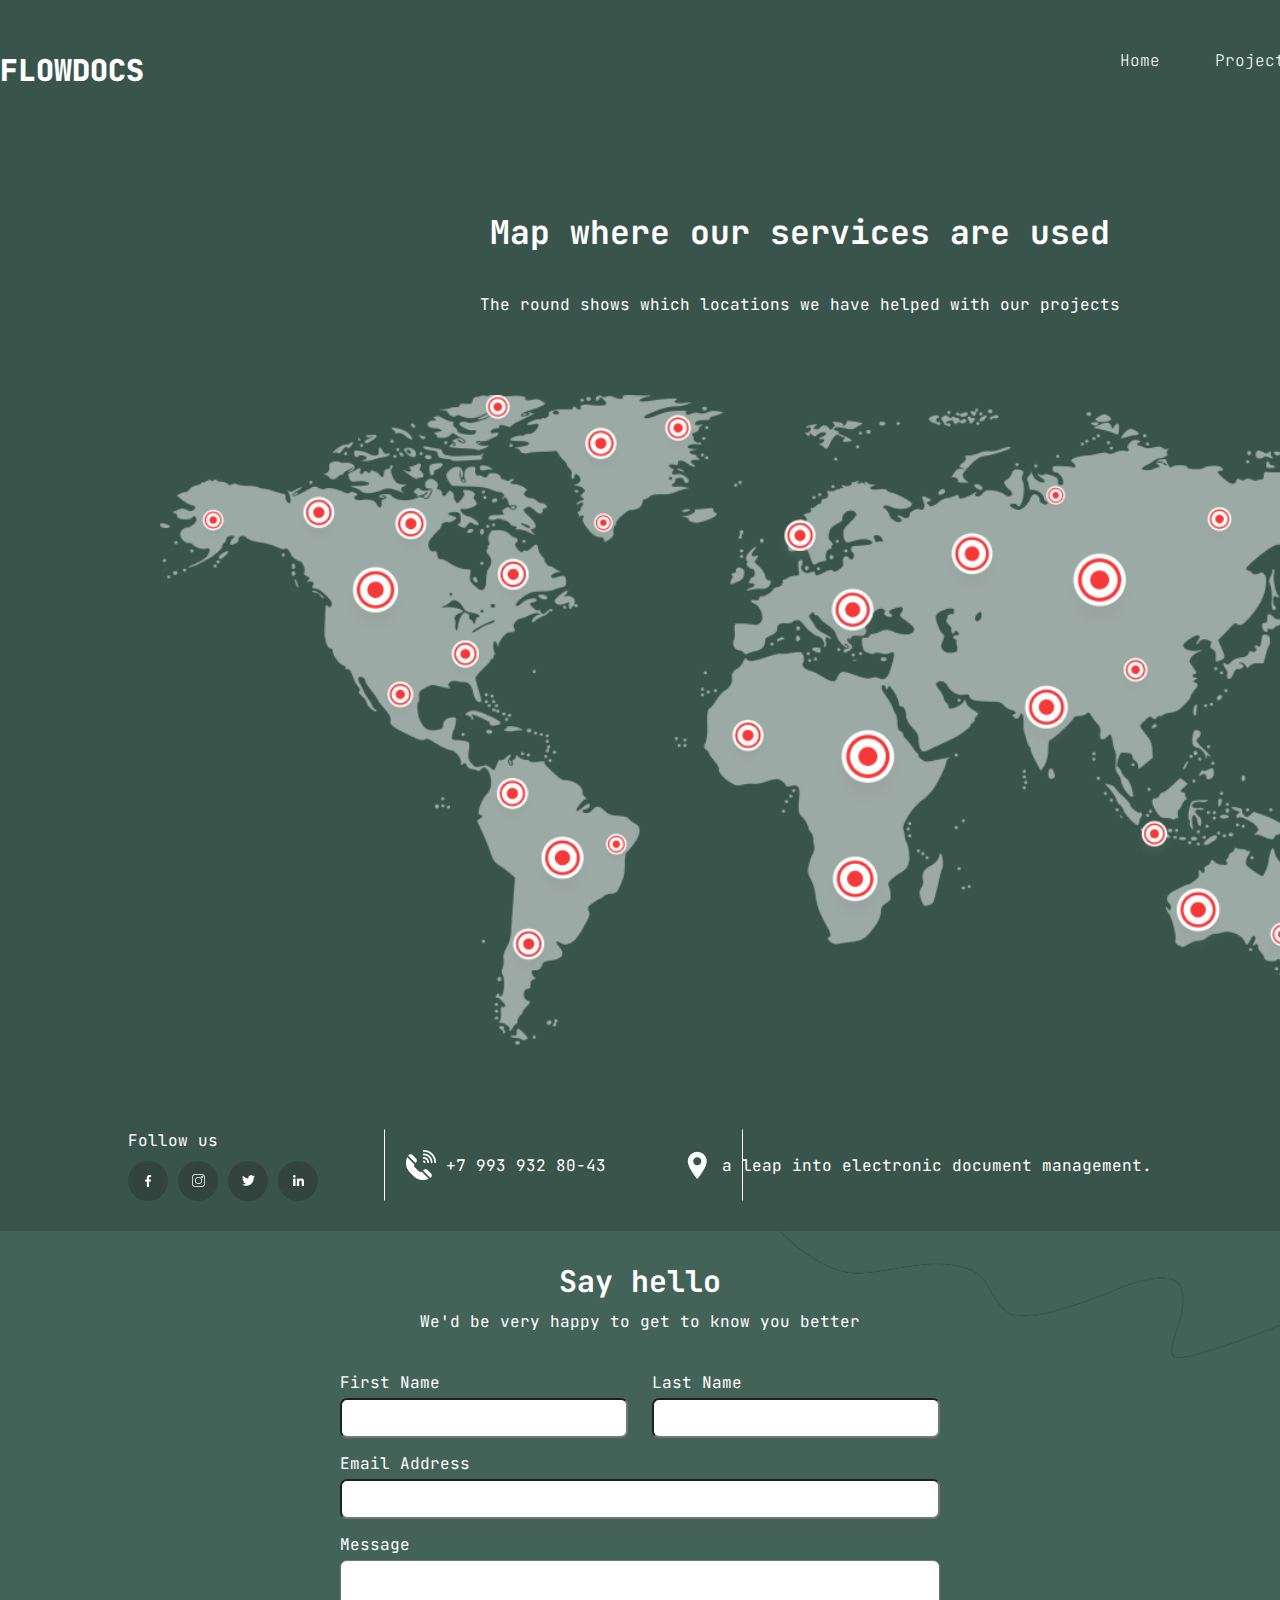
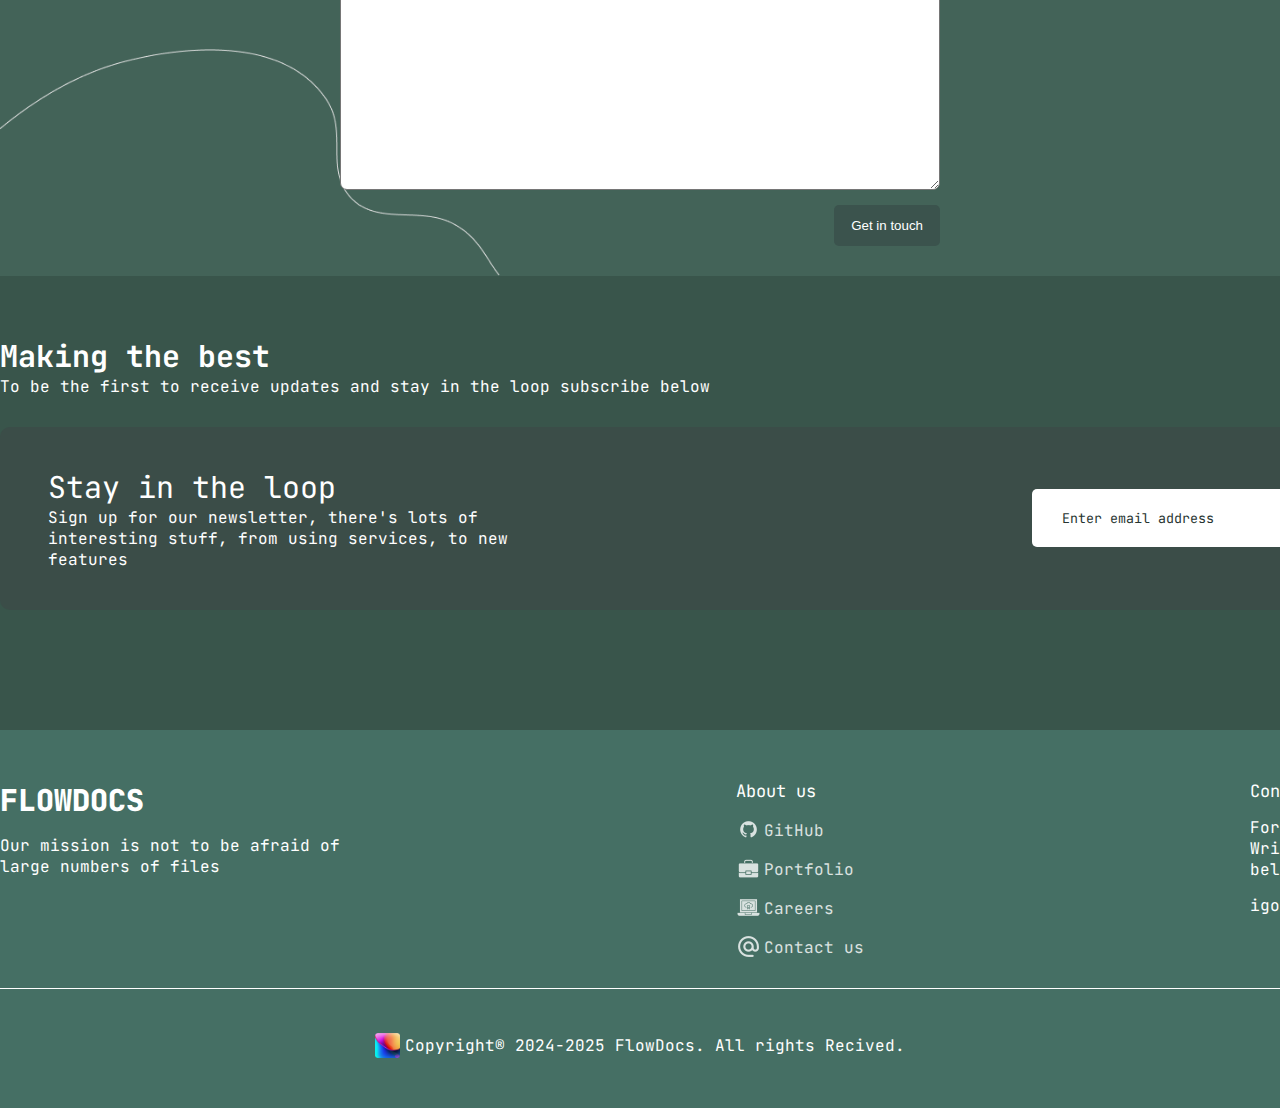
<file: contacts.html>
<!DOCTYPE html>
<html lang="en">

<head>
    <meta charset="UTF-8">
    <meta name="viewport" content="width=device-width, initial-scale=1.0">
    <link rel="icon" href="/img/FlowDocs.ico" type="image/x-icon">
    <title>Study Website</title>
    <link rel="stylesheet" href="/css/main.css">
    <script src="/js/script.js"></script>
</head>
<body>
    <header class="container">
        <span class="logo">FlowDocs</span>
        <nav>
            <ul>
                <li><a href="/">Home</a></li>
                <li><a href="/projects.html">Projects</a></li>
                <li><a href="/about.html">About us</a></li>
                <li class="btn"><a href="/contacts.html">Contacts</a></li>
            </ul>
        </nav>
    </header>

    <div class="container hero-contacts">
        <h1>Map where our services are used</h1>
        <p>The round shows which locations we have helped with our projects</p>
        <img src="/img/Huge Global.png" alt="">
    </div>

    <div class="contacts-aftermap">
        <div class="all-contacts">
            <div class="follow-us">
                <p>Follow us</p>
                <div class="socials">
                    <span><img src="/img/facebook.png" alt=""></span>
                    <span><img src="/img/instagram 1.png" alt=""></span>
                    <span><img src="/img/twitter.png" alt=""></span>
                    <span><img src="/img/linkedin.png" alt=""></span>
                </div>
            </div>

            <div class="phone-number">
                <img src="/img/phone.png" alt="">
                <p>+7 993 932 80-43</p>
            </div>

            <div class="leap-point">
                <img src="/img/gps.png" alt="">
                <p>a leap into electronic document management.</p>
            </div>
        </div>
    </div>

    <div class="hello-block">
        <div class="hello">
            <div class="hello-text">
                <h3>Say hello</h3>
                <p>We'd be very happy to get to know you better</p>
            </div>
            <div class="names">
                <div class="first-name">
                    <span>First Name</span>
                    <input id="firstName" type="text">
                    <span id="firstNameError" class="error">Такого в имени не может быть!</span>
                </div>
                <div class="last-name">
                    <span>Last Name</span>
                    <input id="lastName" type="text">
                    <span id="lastNameError" class="error">Такого в фамилии быть не может!</span>
                </div>
            </div>
            <div class="email-input">
                <span>Email Address</span>
                <input id="emailAddress" type="email">
                <span id="mailError" class="error">Некорректный email</span>
            </div>
            <div class="user-message">
                <span>Message</span>
                <textarea id="userMessage" name="message" id=""></textarea>
            </div>
            <button onclick="checkFields()">Get in touch</button>
        </div>
        <img src="/img/Vector-hello2.png" class="background-image top-right" alt="">
        <img src="/img/Vector-hello.png" class="background-image bottom-left" alt="">
    </div>

    <div class="container email">
        <h3>Making the best</h3>
        <p>To be the first to receive updates and stay in the loop subscribe below</p>
        <div class="block">
            <div>
                <h4>Stay in the loop</h4>
                <p>Sign up for our newsletter, there's lots of interesting stuff, from using services, to new features</p>  
            </div>
            <div class="input-container">
                <input id="emailField" type="email" placeholder="Enter email address">
                <button onclick="checkEmail()">Continue</button>
                <span id="emailError" class="error">Некорректный email</span>
            </div>
        </div>
    </div>

    <footer>
        <div class="blocks container">
            <div>
                <span class="logo">FlowDocs</span>
                <p>Our mission is not to be afraid of large numbers of files</p>
            </div>
            <div>
                <h4>About us</h4>
                <ul>
                    <li><img src="/img/FlowDocsGH.png" alt="">GitHub</li>
                    <li><img src="/img/FlowDocsPortfolio.png" alt="">Portfolio</li>
                    <li><img src="/img/FlowDocsCareers.png" alt="">Careers</li>
                    <li><img src="/img/FlowDocsContact.png" alt="">Contact us</li>
                </ul>
            </div>
            <div>
                <h4>Contact us</h4>
                <p>For quick communication with us. Write to us on the attached mail below.</p>
                <p>igorgolenisev1317@gmail.com</p>
            </div>
        </div>
        <hr>
        <p><img src="/img/FlowDocs.ico" alt=""> Copyright® 2024-2025 FlowDocs. All rights Recived.</p>
    </footer>

</body>
</html>
</file>
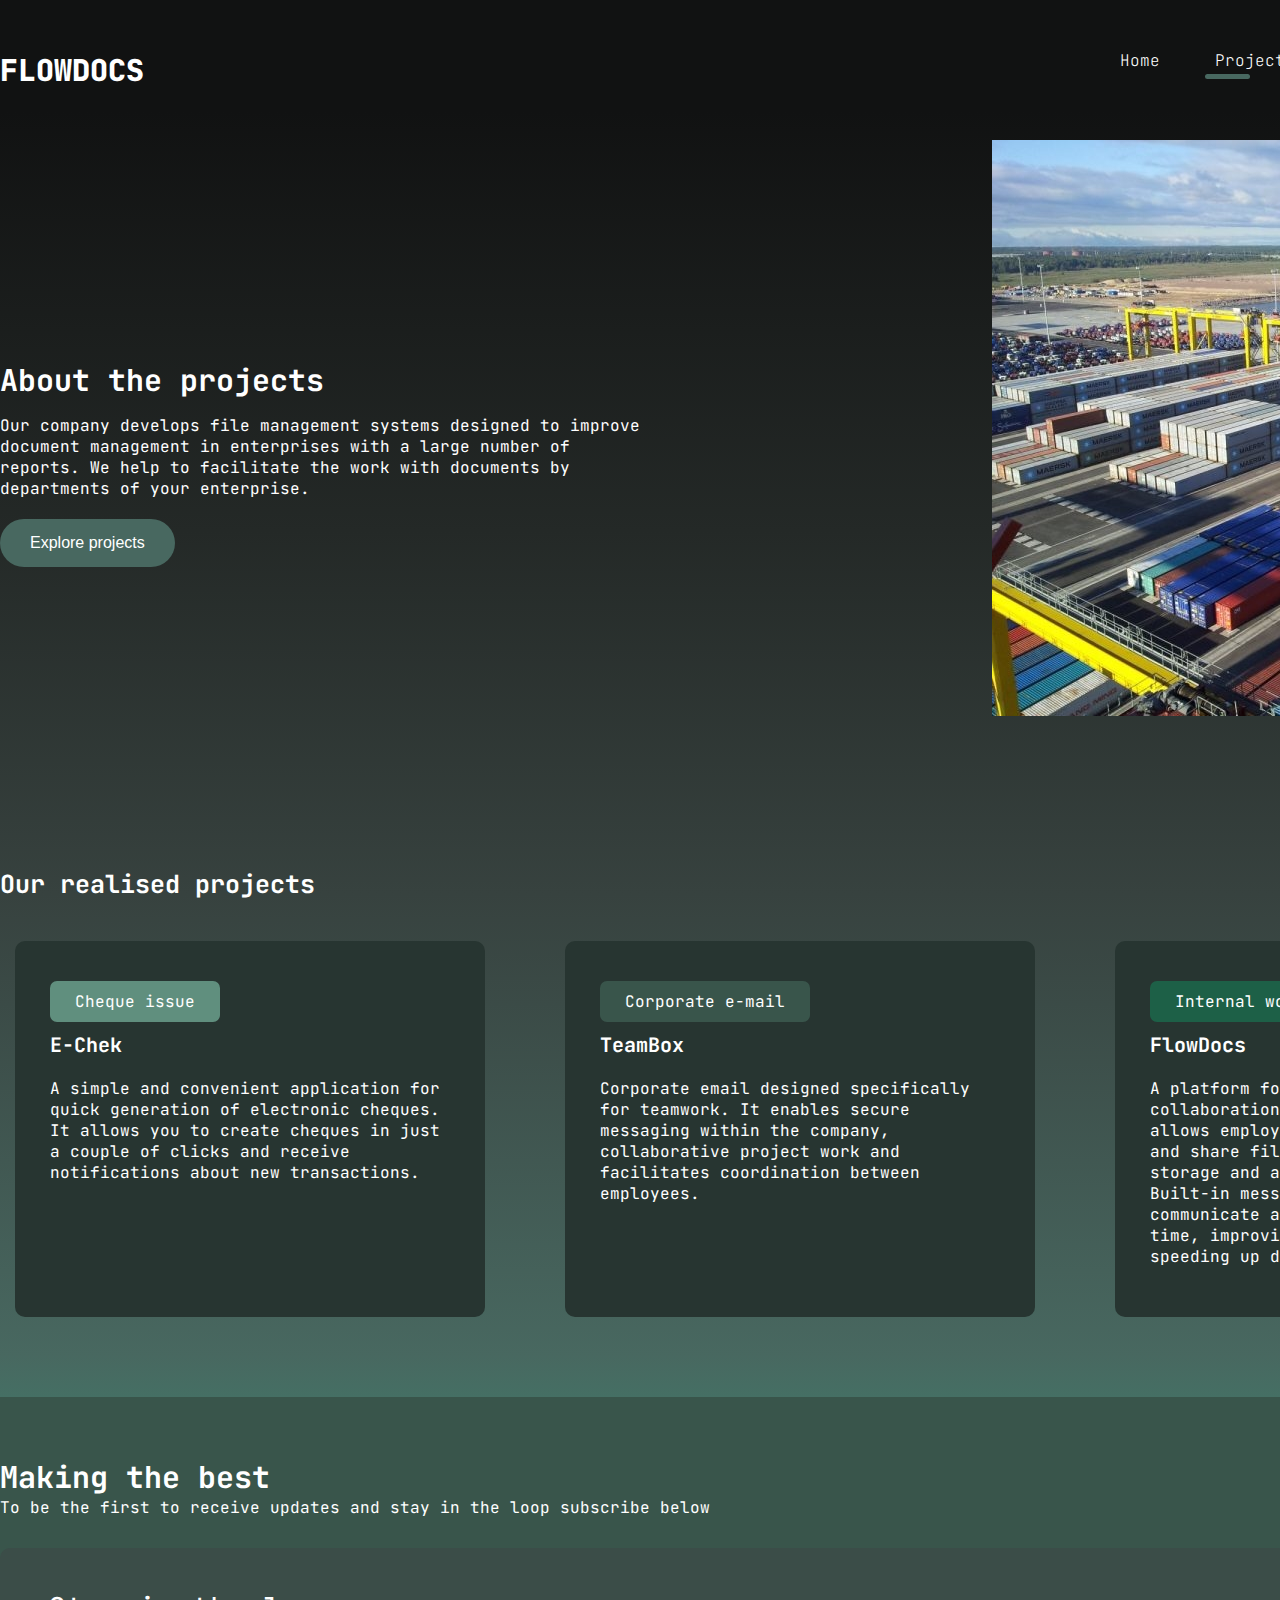
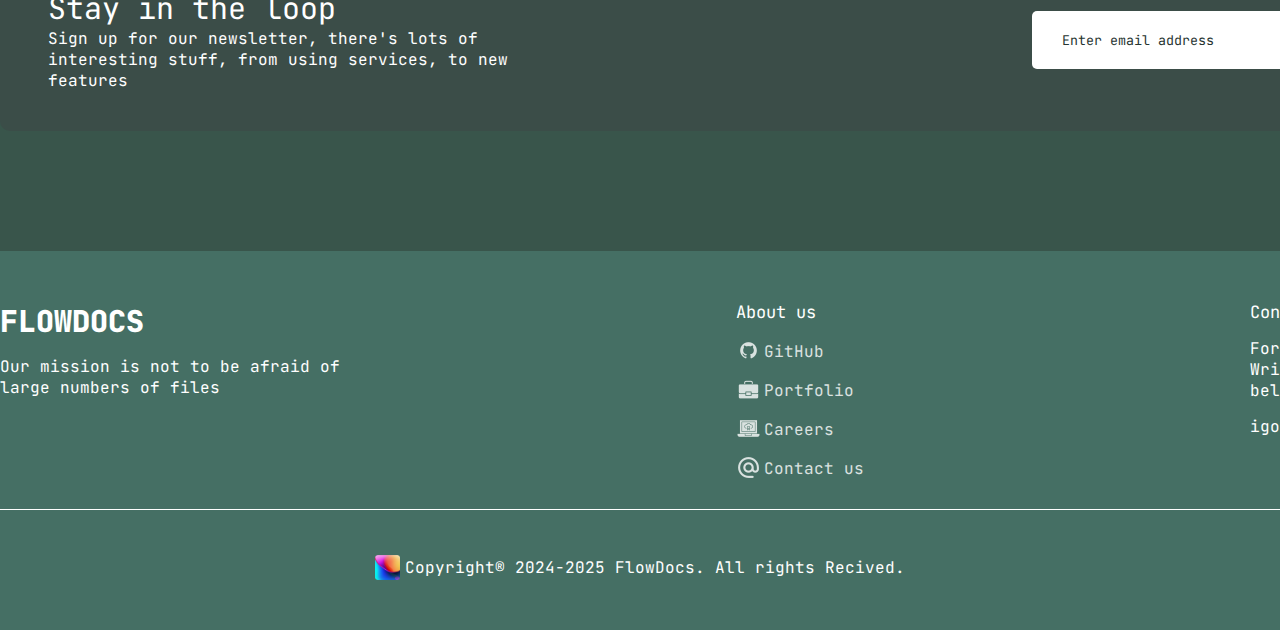
<file: projects.html>
<!DOCTYPE html>
<html lang="en">

<head>
    <meta charset="UTF-8">
    <meta name="viewport" content="width=device-width, initial-scale=1.0">
    <link rel="icon" href="/img/FlowDocs.ico" type="image/x-icon">
    <title>Study Website</title>
    <link rel="stylesheet" href="/css/main.css">
    <script src="/js/script.js"></script>
</head>
<body>
    <div class="wrapper">
        <header class="container">
            <span class="logo">FlowDocs</span>
            <nav>
                <ul>
                    <li><a href="/">Home</a></li>
                    <li class="active"><a href="/projects.html">Projects</a></li>
                    <li><a href="/about.html">About us</a></li>
                    <li class="btn"><a href="/contacts.html">Contacts</a></li>
                </ul>
            </nav>
        </header>

        <div class="hero-projects container">
            <div class="info">
                <h1>About the projects</h1>
                <p>Our company develops file management systems designed to improve document management in enterprises with a large number of reports. We help to facilitate the work with documents by departments of your enterprise.</p>
                <button class="btn">Explore projects</button>
            </div>
            <img src="/img/logihubFlowDocs.jpg" alt="">
        </div>

        <div class="container works">
            <h2>Our realised projects</h2>
            <div class="blocks">
                <div class="block">
                    <span class="badge skobeloff">Cheque issue</span> <!--#39554b-->
                    <h3>E-Chek</h3>
                    <p>A simple and convenient application for quick generation of electronic cheques. It allows you to create cheques in just a couple of clicks and receive notifications about new transactions.</p>
                </div>
                <div class="block">
                    <span class="badge light-green">Corporate e-mail</span> <!--#608f7e-->
                    <h3>TeamBox</h3>
                    <p>Corporate email designed specifically for teamwork. It enables secure messaging within the company, collaborative project work and facilitates coordination between employees.</p>
                </div>
                <div class="block">
                    <span class="badge green">Internal works</span> <!--#1d6047-->
                    <h3>FlowDocs</h3>
                    <p>A platform for document management and collaboration within the enterprise. It allows employees to easily create, edit and share files, providing centralised storage and access to information. Built-in messenger helps teams communicate and coordinate work in real time, improving collaboration and speeding up decision-making.</p>
                </div>
            </div>
        </div>
    </div>

    <div class="container email">
        <h3>Making the best</h3>
        <p>To be the first to receive updates and stay in the loop subscribe below</p>
        <div class="block">
            <div>
                <h4>Stay in the loop</h4>
                <p>Sign up for our newsletter, there's lots of interesting stuff, from using services, to new features</p>  
            </div>
            <div class="input-container">
                <input id="emailField" type="email" placeholder="Enter email address">
                <button onclick="checkEmail()">Continue</button>
                <span id="emailError" class="error">Некорректный email</span>
            </div>
        </div>
    </div>

    <footer>
        <div class="blocks container">
            <div>
                <span class="logo">FlowDocs</span>
                <p>Our mission is not to be afraid of large numbers of files</p>
            </div>
            <div>
                <h4>About us</h4>
                <ul>
                    <li><img src="/img/FlowDocsGH.png" alt="">GitHub</li>
                    <li><img src="/img/FlowDocsPortfolio.png" alt="">Portfolio</li>
                    <li><img src="/img/FlowDocsCareers.png" alt="">Careers</li>
                    <li><img src="/img/FlowDocsContact.png" alt="">Contact us</li>
                </ul>
            </div>
            <div>
                <h4>Contact us</h4>
                <p>For quick communication with us. Write to us on the attached mail below.</p>
                <p>igorgolenisev1317@gmail.com</p>
            </div>
        </div>
        <hr>
        <p><img src="/img/FlowDocs.ico" alt=""> Copyright® 2024-2025 FlowDocs. All rights Recived.</p>
    </footer>

</body>
</html>
</file>
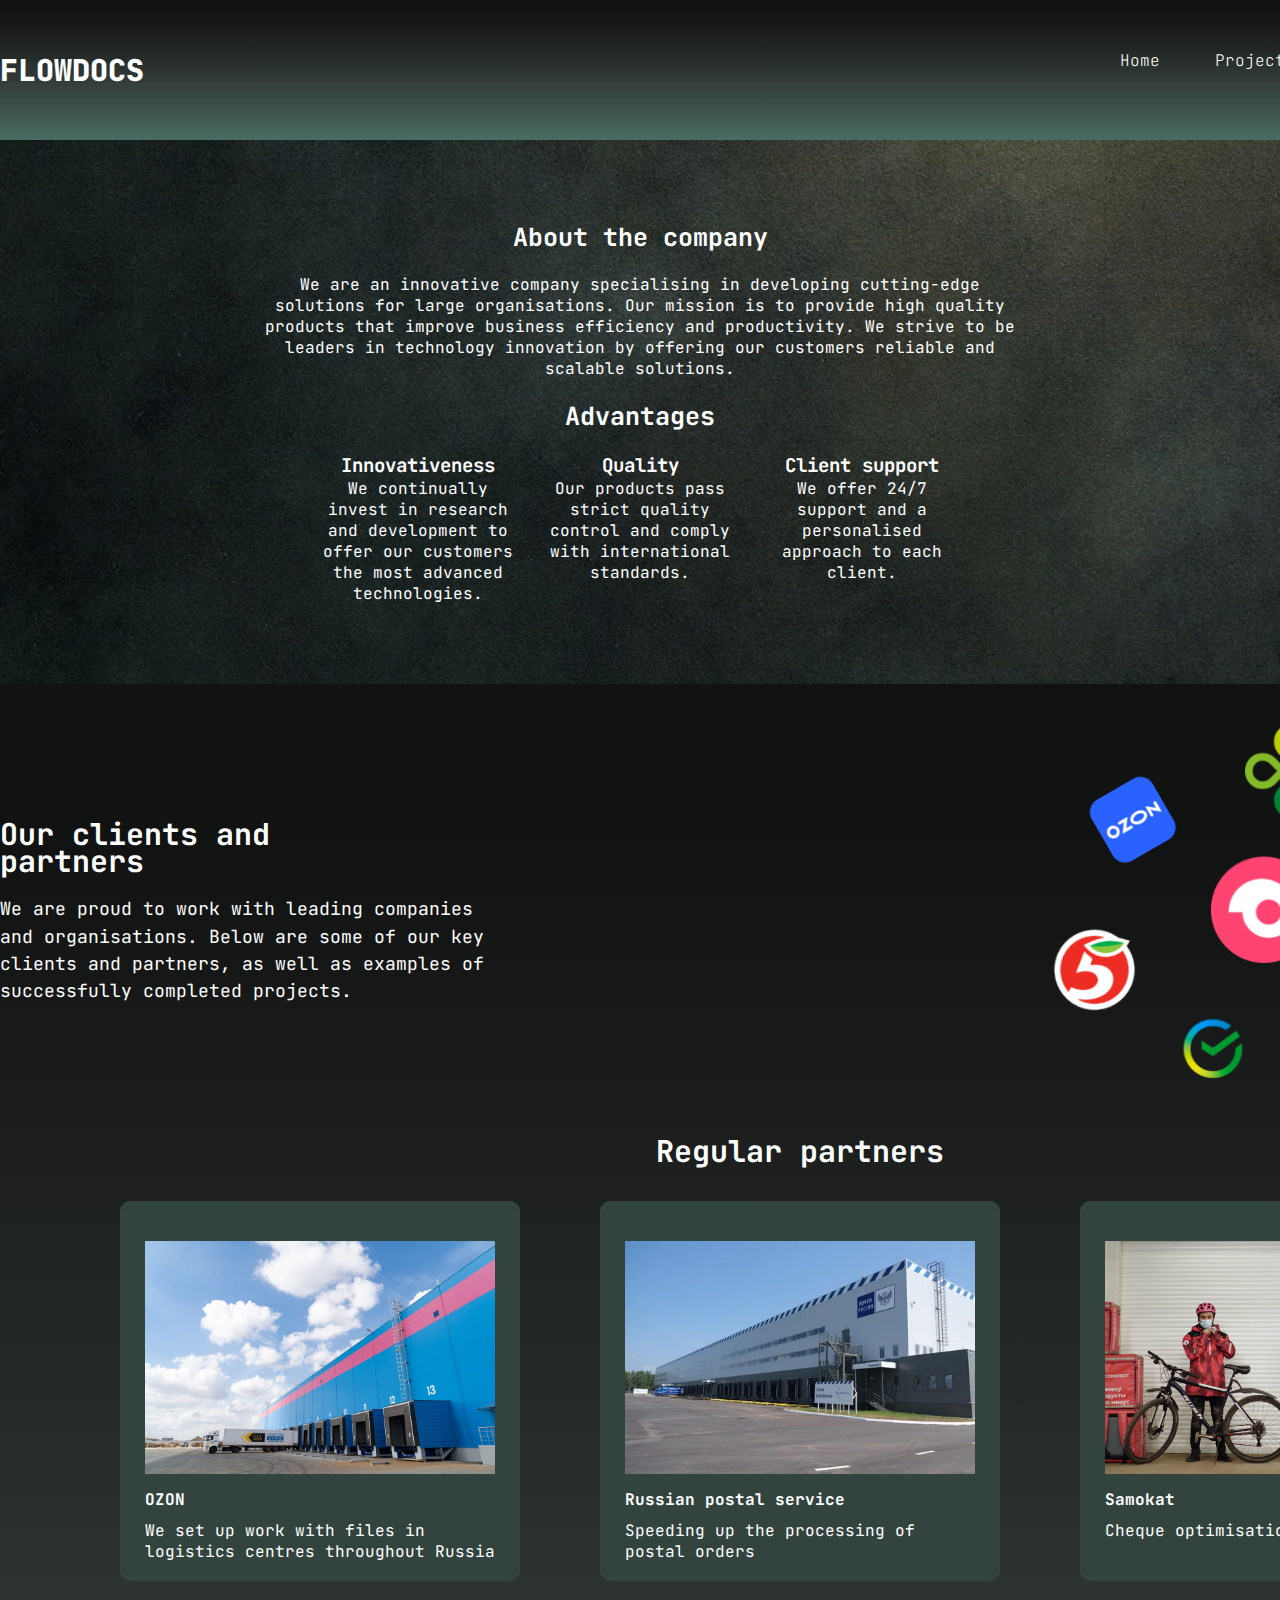
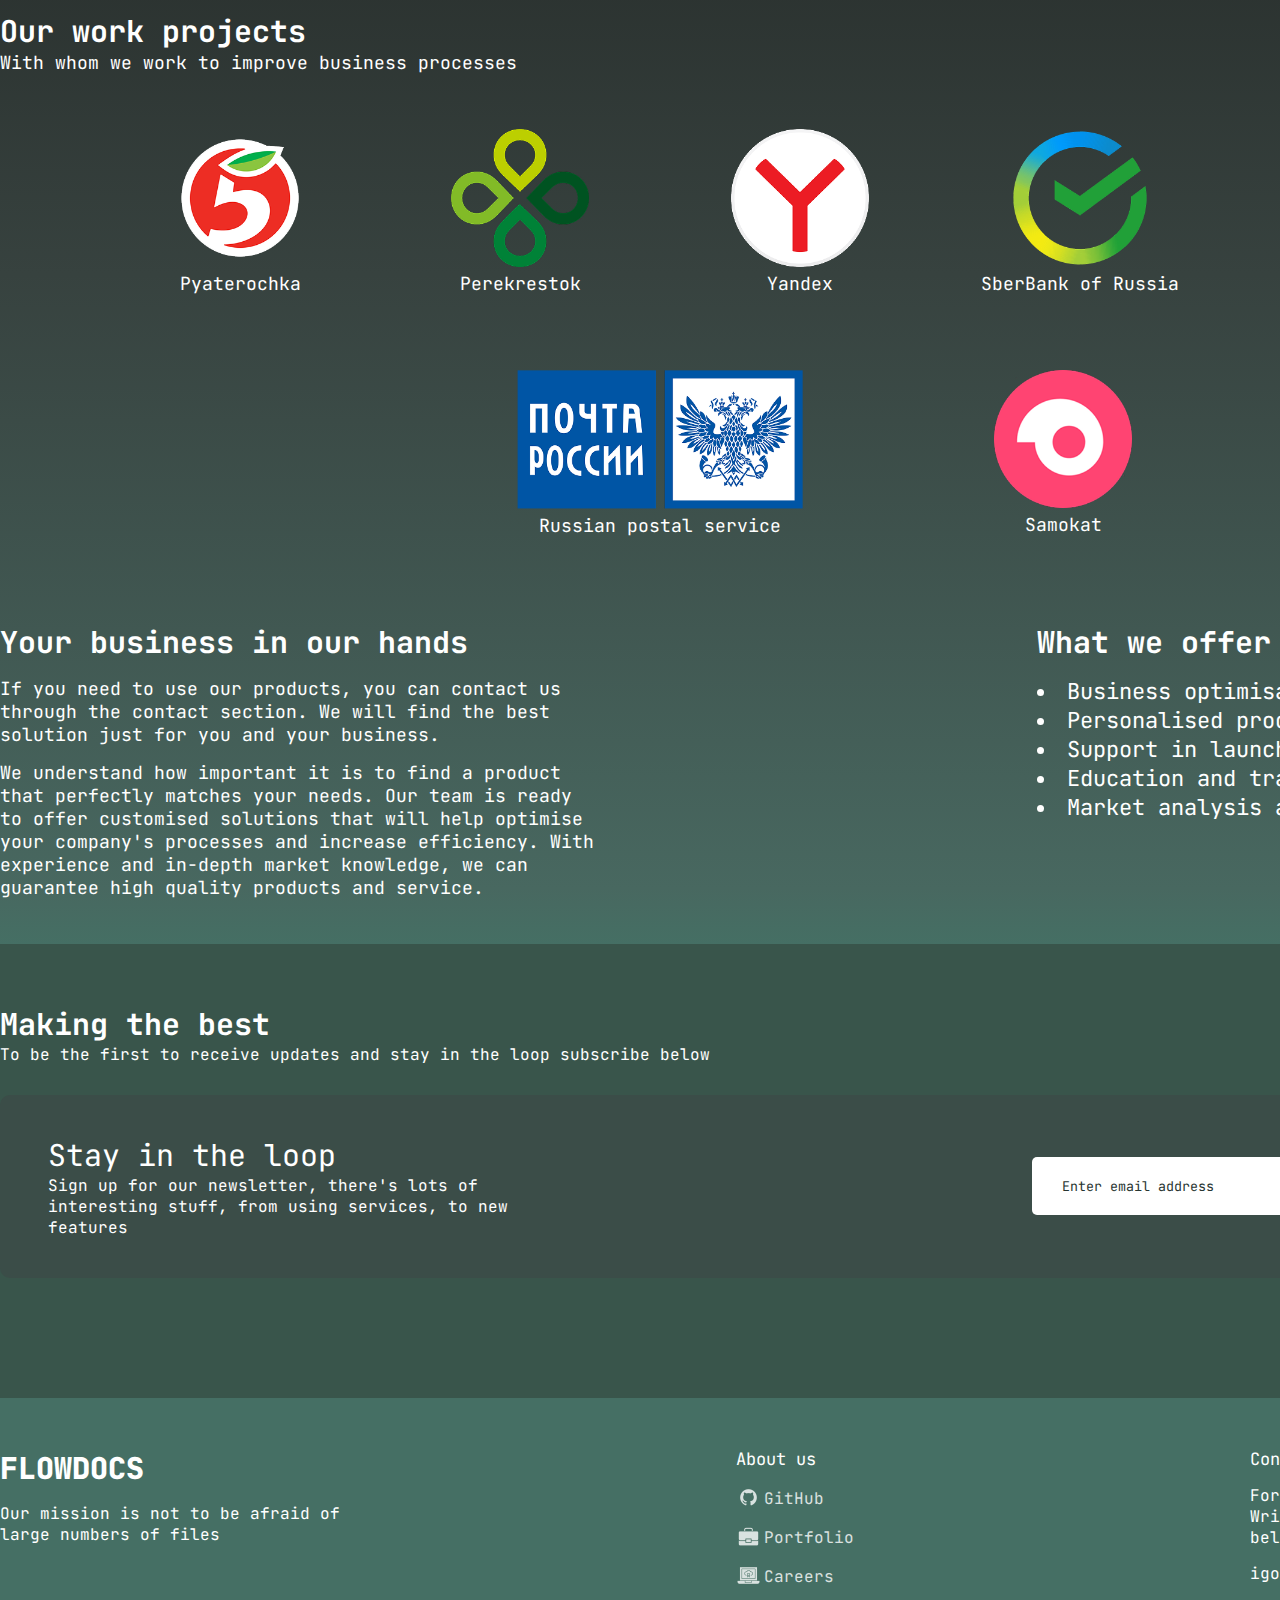
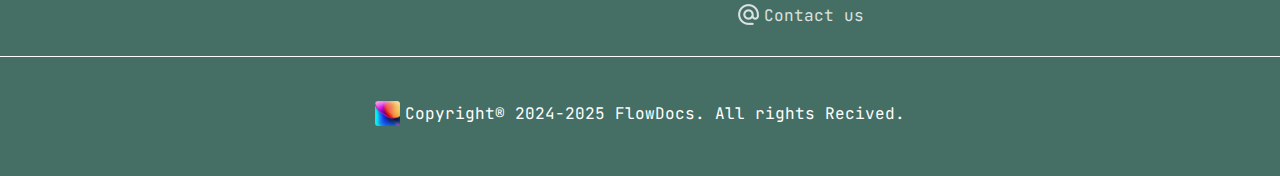
<file: pages/about.html>
<!DOCTYPE html>
<html lang="en">

<head>
    <meta charset="UTF-8">
    <meta name="viewport" content="width=device-width, initial-scale=1.0">
    <link rel="icon" href="/assets/img/FlowDocs.ico" type="image/x-icon">
    <title>Study Website</title>
    <link rel="stylesheet" href="/css/main.css">
    <script src="/js/script.js"></script>
</head>
<body>
    <div class="wrapper">
        <header class="container">
            <span class="logo">FlowDocs</span>
            <nav>
                <ul>
                    <li><a href="/pages/">Home</a></li>
                    <li><a href="/pages/projects.html">Projects</a></li>
                    <li class="active"><a href="/pages/about.html">About us</a></li>
                    <li class="btn"><a href="/pages/contacts.html">Contacts</a></li>
                </ul>
            </nav>
        </header>
    </div>

    <div class="about">
        <div class="container abouts">
            <h3>About the company</h3>
            <p>We are an innovative company specialising in developing cutting-edge solutions for large
                organisations. Our mission is to provide high quality products that improve business
                efficiency and productivity. We strive to be leaders in technology innovation by offering our
                customers reliable and scalable solutions.</p>
                <div class="advantages">
                    <h3>Advantages</h3>
                    <div class="container advantage">
                        <div class="adv">
                            <h4>Innovativeness</h4>
                            <p>We continually invest in research and development to offer our customers the most advanced technologies.</p>
                        </div>
                        <div class="adv">
                            <h4>Quality</h4>
                            <p>Our products pass strict quality control and comply with international standards.</p>
                        </div>
                        <div class="adv">
                            <h4>Client support</h4>
                            <p>We offer 24/7 support and a personalised approach to each client.</p>
                        </div>
                    </div>
                </div>
        </div>
    </div>

    <div class="wrapper">
        <div class="container clients">
            <div class="client">
                <h3>Our clients and partners</h3>
                <p>We are proud to work with leading companies and organisations. Below are some of our key clients and partners, as well as examples of successfully completed projects.</p>
            </div>
            <div class="image-content">
                <img src="/assets/img/logopartners.svg" alt="">
            </div>
        </div>

        <div class="container partners">
            <h3>Regular partners</h3>
            <div class="partner-place">
                <div class="place">
                    <img src="/assets/img/OZON.png" alt="">
                    <h4>OZON</h4>
                    <p>We set up work with files in logistics centres throughout Russia</p>
                </div>
                <div class="place">
                    <img src="/assets/img/POCHTA.png" alt="">
                    <h4>Russian postal service</h4>
                    <p>Speeding up the processing of postal orders</p>
                </div>
                <div class="place">
                    <img src="/assets/img/SAMOKAT.png" alt="">
                    <h4>Samokat</h4>
                    <p>Cheque optimisation for darkstores</p>
                </div>
            </div>
        </div>

        <div class="container example">
            <h3>Our work projects</h3>
            <p>With whom we work to improve business processes</p>
            <div class="example companies">
                <div class="companie">
                    <img src="/assets/img/pyaterka.png" alt="">
                    <p>Pyaterochka</p>
                </div>
                <div class="companie">
                    <img src="/assets/img/perek.png" alt="">
                    <p>Perekrestok</p>
                </div>
                <div class="companie">
                    <img src="/assets/img/yandexik.png" alt="">
                    <p>Yandex</p>
                </div>
                <div class="companie">
                    <img src="/assets/img/sberiks.png" alt="">
                    <p>SberBank of Russia</p>
                </div>
                <div class="companie">
                    <img src="/assets/img/ozonchik.png" alt="">
                    <p>OZON</p>
                </div>
                <div class="companie">
                    <img src="/assets/img/pochtiks.png" alt="">
                    <p>Russian postal service</p>
                </div>
                <div class="companie">
                    <img src="/assets/img/samokatik.png" alt="">
                    <p>Samokat</p>
                </div>
            </div>
        </div>

        <div class="container business">
            <div class="text">
                <h3>Your business in our hands</h3>
                <p>If you need to use our products, you can contact us through the contact section. We will find the best solution just for you and your business.</p>
                <p>We understand how important it is to find a product that perfectly matches your needs. Our team is ready to offer customised solutions that will help optimise your company's processes and increase efficiency. With experience and in-depth market knowledge, we can guarantee high quality products and service.</p>
            </div>
            <div class="enumeration">
                <h3>What we offer our clients:</h3>
                <ul>
                    <li>Business optimisation consulting;</li>
                    <li>Personalised products to order;</li>
                    <li>Support in launching new projects;</li>
                    <li>Education and training for employees;</li>
                    <li>Market analysis and marketing strategies.</li>
                </ul>
            </div>
        </div>
    </div>

    <div class="container email">
        <h3>Making the best</h3>
        <p>To be the first to receive updates and stay in the loop subscribe below</p>
        <div class="block">
            <div>
                <h4>Stay in the loop</h4>
                <p>Sign up for our newsletter, there's lots of interesting stuff, from using services, to new features</p>  
            </div>
            <div class="input-container">
                <input id="emailField" type="email" placeholder="Enter email address">
                <button onclick="checkEmail()">Continue</button>
                <span id="emailError" class="error">Некорректный email</span>
            </div>
        </div>
    </div>

    <footer>
        <div class="blocks container">
            <div>
                <span class="logo">FlowDocs</span>
                <p>Our mission is not to be afraid of large numbers of files</p>
            </div>
            <div>
                <h4>About us</h4>
                <ul>
                    <li><img src="/assets/img/FlowDocsGH.png" alt="">GitHub</li>
                    <li><img src="/assets/img/FlowDocsPortfolio.png" alt="">Portfolio</li>
                    <li><img src="/assets/img/FlowDocsCareers.png" alt="">Careers</li>
                    <li><img src="/assets/img/FlowDocsContact.png" alt="">Contact us</li>
                </ul>
            </div>
            <div>
                <h4>Contact us</h4>
                <p>For quick communication with us. Write to us on the attached mail below.</p>
                <p>igorgolenisev1317@gmail.com</p>
            </div>
        </div>
        <hr>
        <p><img src="/assets/img/FlowDocs.ico" alt=""> Copyright® 2024-2025 FlowDocs. All rights Recived.</p>
    </footer>

</body>
</html>
</file>
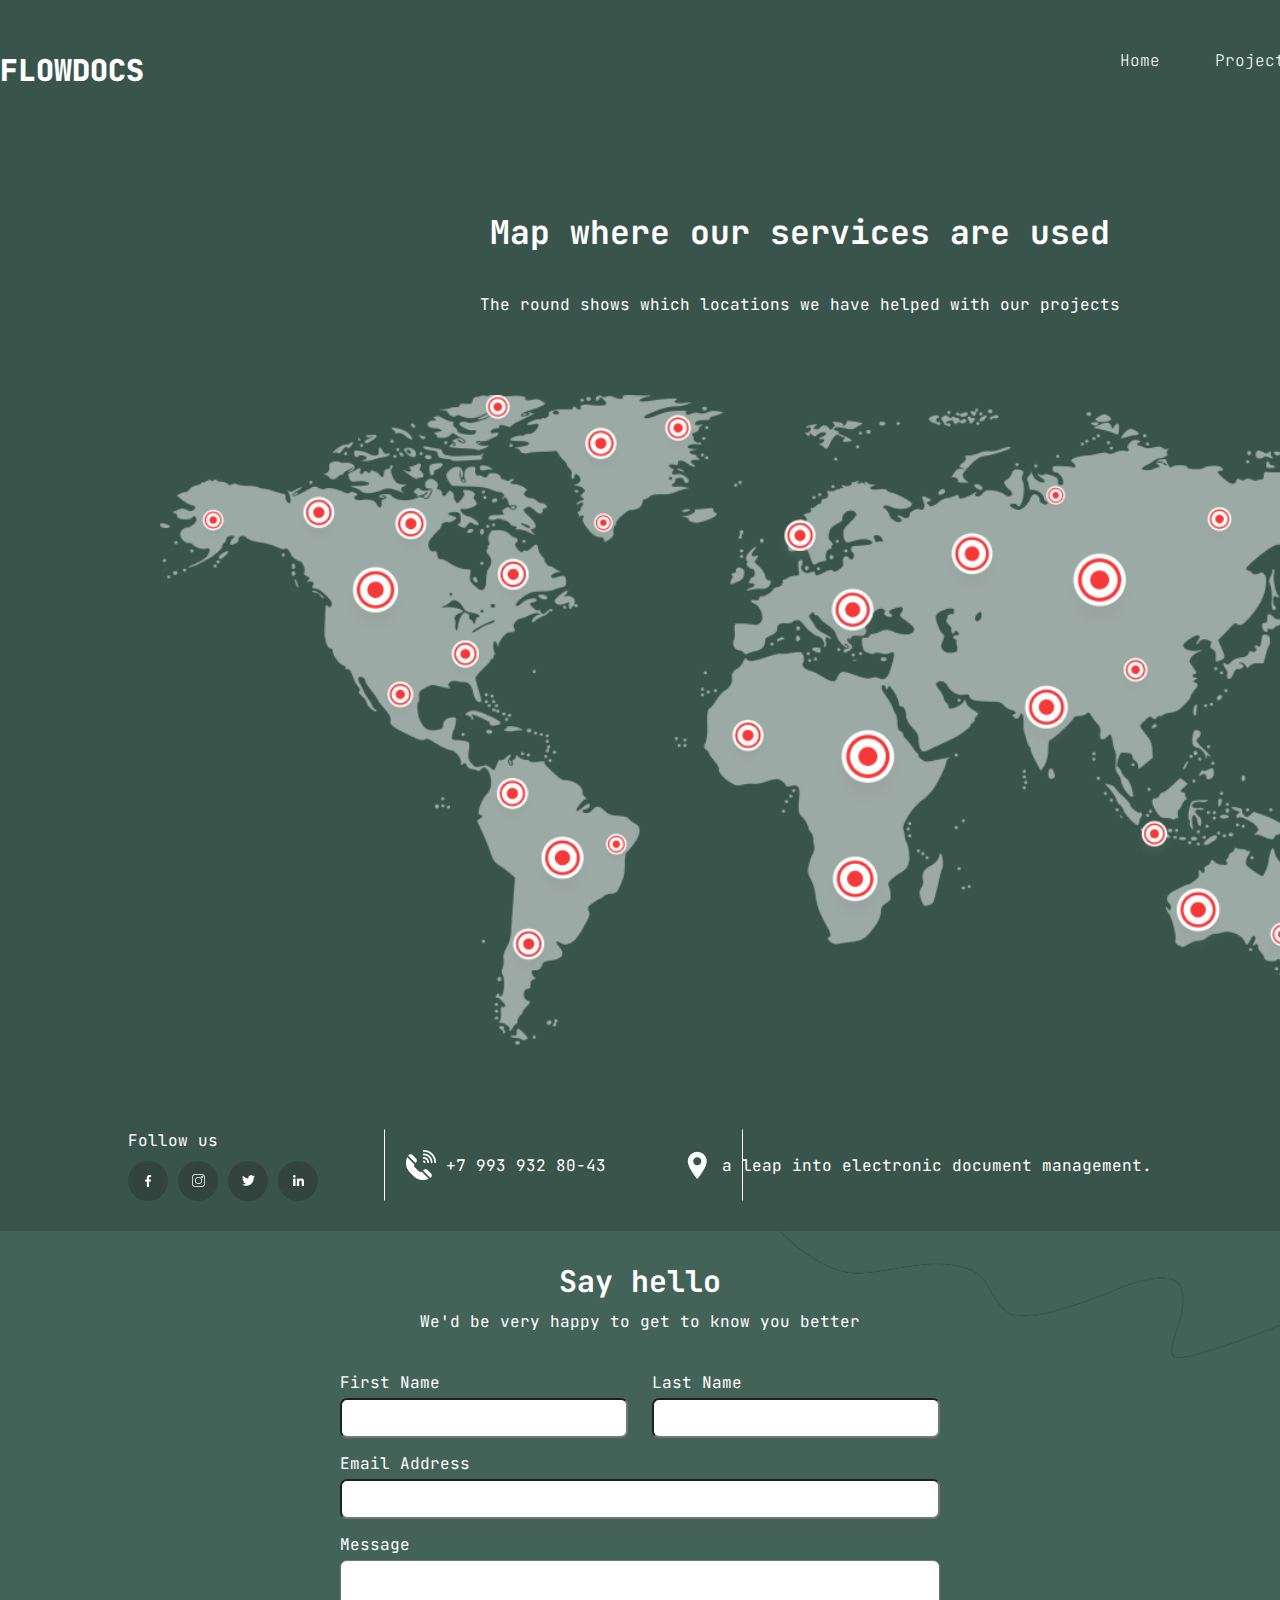
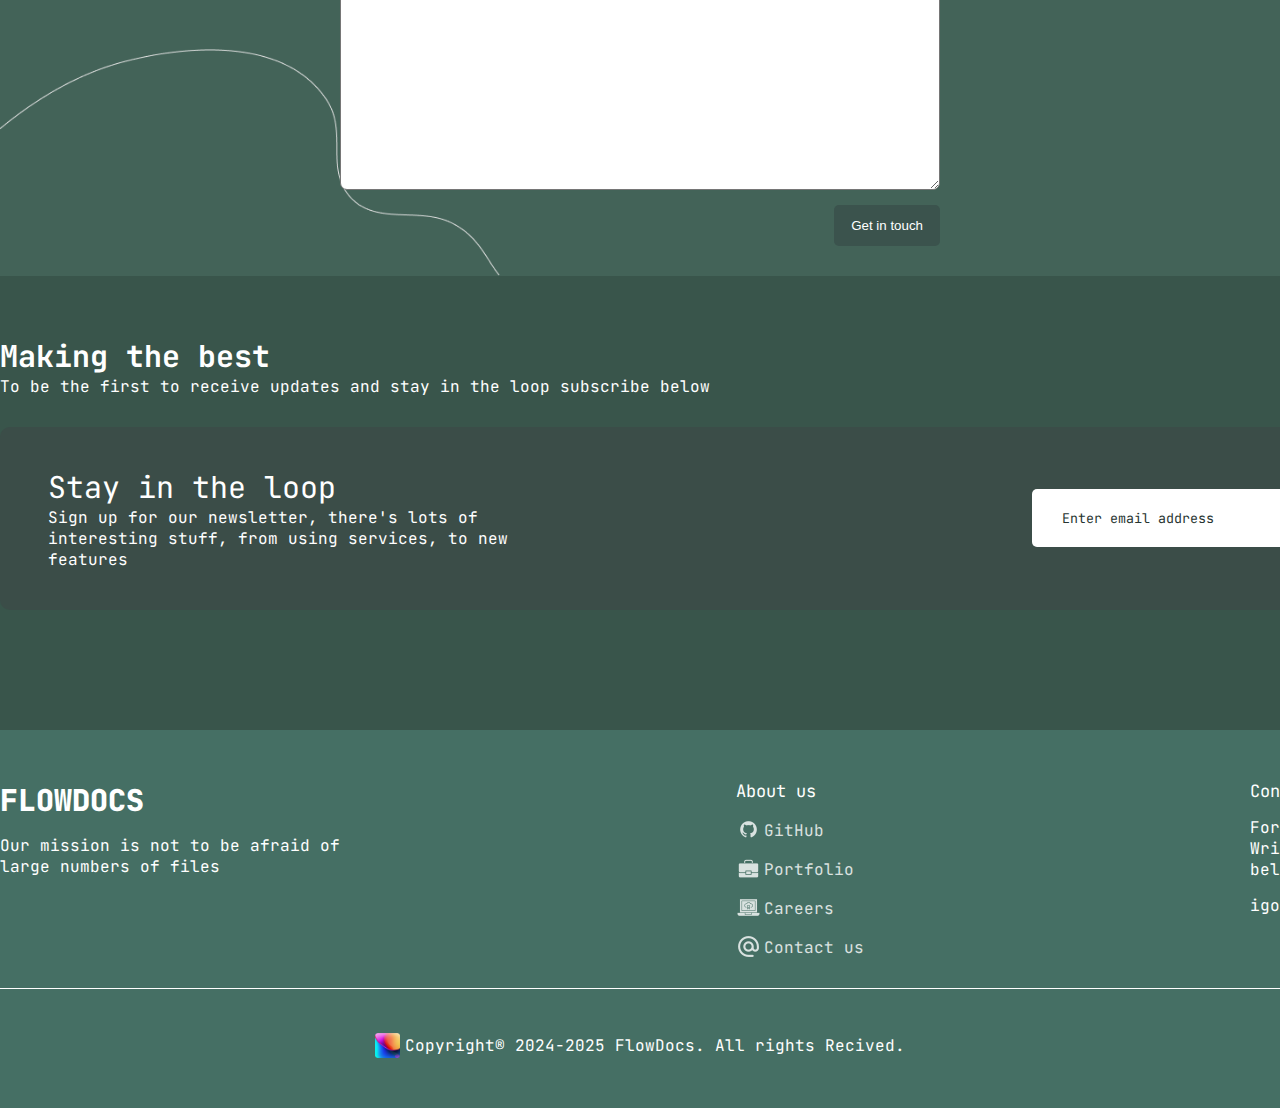
<file: pages/contacts.html>
<!DOCTYPE html>
<html lang="en">

<head>
    <meta charset="UTF-8">
    <meta name="viewport" content="width=device-width, initial-scale=1.0">
    <link rel="icon" href="/assets/img/FlowDocs.ico" type="image/x-icon">
    <title>Study Website</title>
    <link rel="stylesheet" href="/css/main.css">
    <script src="/js/script.js"></script>
</head>
<body>
    <header class="container">
        <span class="logo">FlowDocs</span>
        <nav>
            <ul>
                <li><a href="/pages/">Home</a></li>
                <li><a href="/pages/projects.html">Projects</a></li>
                <li><a href="/pages/about.html">About us</a></li>
                <li class="btn"><a href="/pages/contacts.html">Contacts</a></li>
            </ul>
        </nav>
    </header>

    <div class="container hero-contacts">
        <h1>Map where our services are used</h1>
        <p>The round shows which locations we have helped with our projects</p>
        <img src="/assets/img/Huge Global.png" alt="">
    </div>

    <div class="contacts-aftermap">
        <div class="all-contacts">
            <div class="follow-us">
                <p>Follow us</p>
                <div class="socials">
                    <span><img src="/assets/img/facebook.png" alt=""></span>
                    <span><img src="/assets/img/instagram 1.png" alt=""></span>
                    <span><img src="/assets/img/twitter.png" alt=""></span>
                    <span><img src="/assets/img/linkedin.png" alt=""></span>
                </div>
            </div>

            <div class="phone-number">
                <img src="/assets/img/phone.png" alt="">
                <p>+7 993 932 80-43</p>
            </div>

            <div class="leap-point">
                <img src="/assets/img/gps.png" alt="">
                <p>a leap into electronic document management.</p>
            </div>
        </div>
    </div>

    <div class="hello-block">
        <div class="hello">
            <div class="hello-text">
                <h3>Say hello</h3>
                <p>We'd be very happy to get to know you better</p>
            </div>
            <div class="names">
                <div class="first-name">
                    <span>First Name</span>
                    <input id="firstName" type="text">
                    <span id="firstNameError" class="error">Такого в имени не может быть!</span>
                </div>
                <div class="last-name">
                    <span>Last Name</span>
                    <input id="lastName" type="text">
                    <span id="lastNameError" class="error">Такого в фамилии быть не может!</span>
                </div>
            </div>
            <div class="email-input">
                <span>Email Address</span>
                <input id="emailAddress" type="email">
                <span id="mailError" class="error">Некорректный email</span>
            </div>
            <div class="user-message">
                <span>Message</span>
                <textarea id="userMessage" name="message" id=""></textarea>
            </div>
            <button onclick="checkFields()">Get in touch</button>
        </div>
        <img src="/img/Vector-hello2.png" class="background-image top-right" alt="">
        <img src="/img/Vector-hello.png" class="background-image bottom-left" alt="">
    </div>

    <div class="container email">
        <h3>Making the best</h3>
        <p>To be the first to receive updates and stay in the loop subscribe below</p>
        <div class="block">
            <div>
                <h4>Stay in the loop</h4>
                <p>Sign up for our newsletter, there's lots of interesting stuff, from using services, to new features</p>  
            </div>
            <div class="input-container">
                <input id="emailField" type="email" placeholder="Enter email address">
                <button onclick="checkEmail()">Continue</button>
                <span id="emailError" class="error">Некорректный email</span>
            </div>
        </div>
    </div>

    <footer>
        <div class="blocks container">
            <div>
                <span class="logo">FlowDocs</span>
                <p>Our mission is not to be afraid of large numbers of files</p>
            </div>
            <div>
                <h4>About us</h4>
                <ul>
                    <li><img src="/assets/img/FlowDocsGH.png" alt="">GitHub</li>
                    <li><img src="/assets/img/FlowDocsPortfolio.png" alt="">Portfolio</li>
                    <li><img src="/assets/img/FlowDocsCareers.png" alt="">Careers</li>
                    <li><img src="/assets/img/FlowDocsContact.png" alt="">Contact us</li>
                </ul>
            </div>
            <div>
                <h4>Contact us</h4>
                <p>For quick communication with us. Write to us on the attached mail below.</p>
                <p>igorgolenisev1317@gmail.com</p>
            </div>
        </div>
        <hr>
        <p><img src="/assets/img/FlowDocs.ico" alt=""> Copyright® 2024-2025 FlowDocs. All rights Recived.</p>
    </footer>

</body>
</html>
</file>
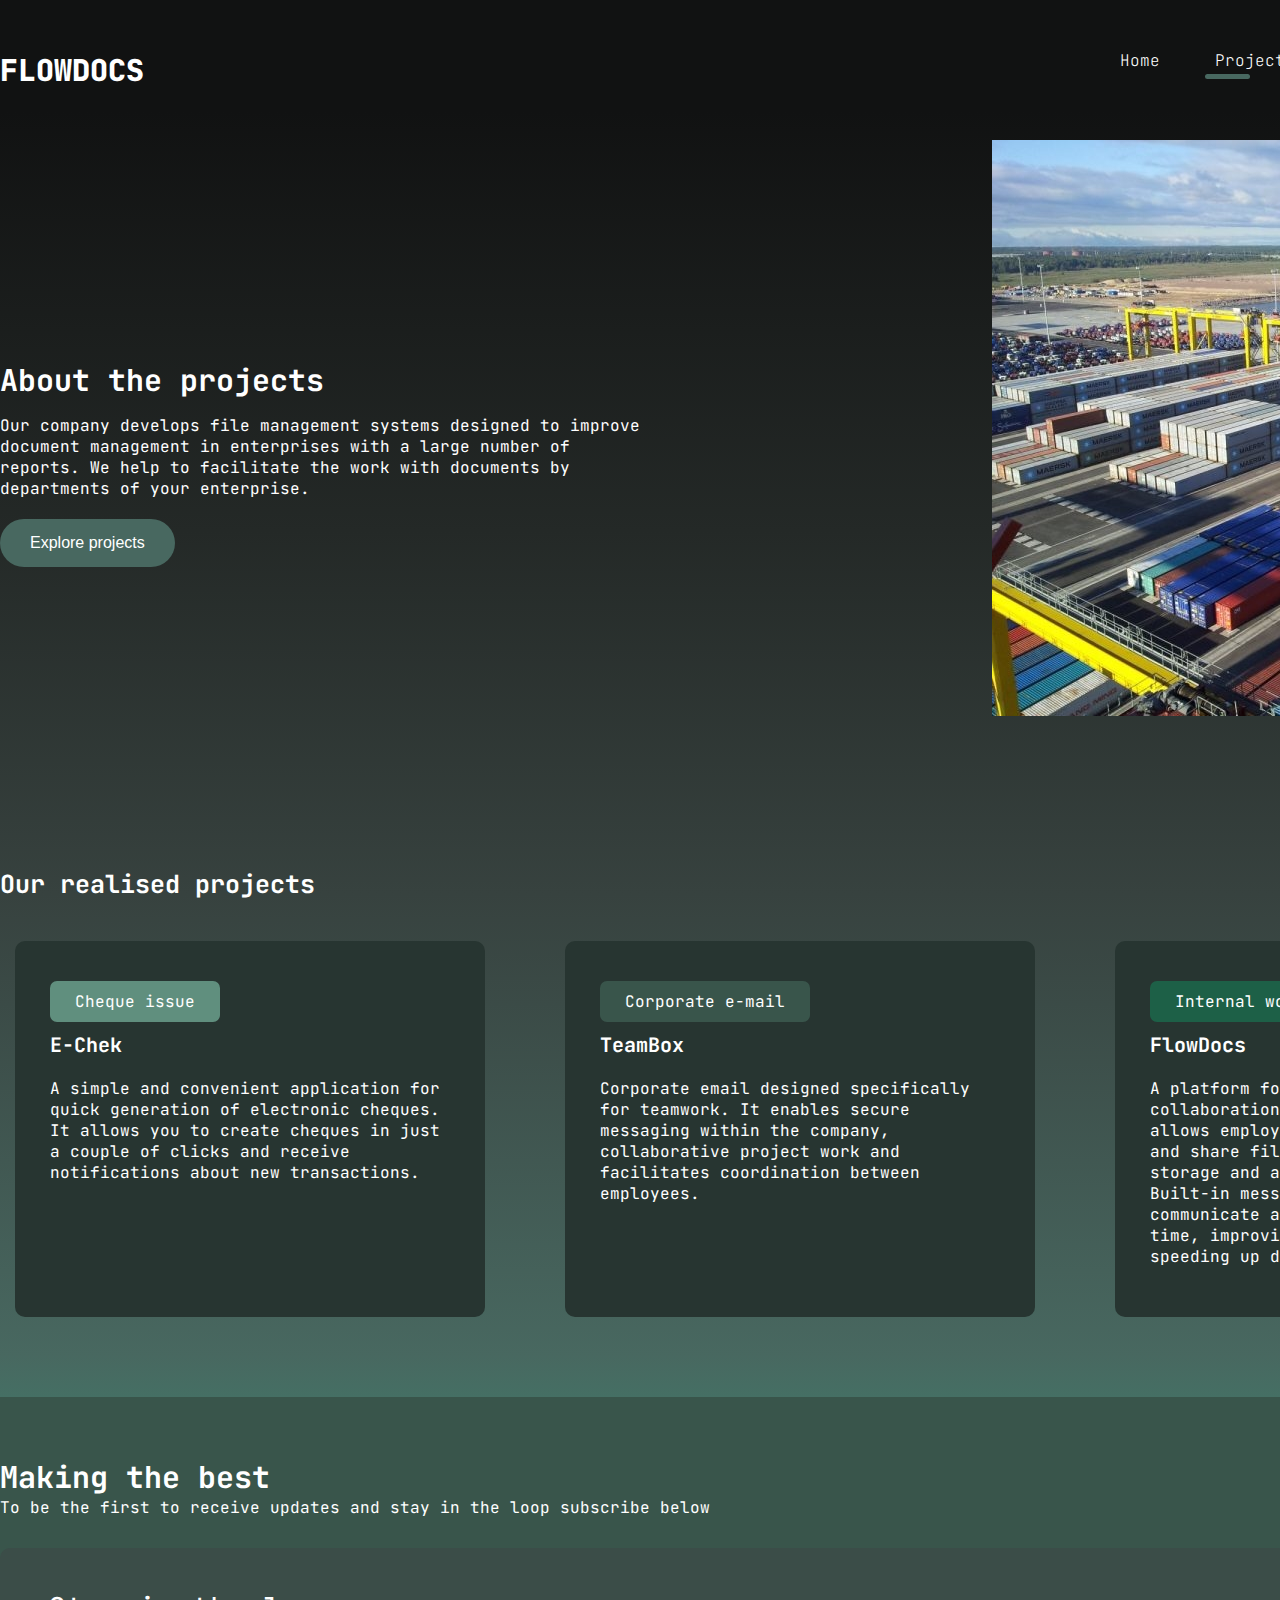
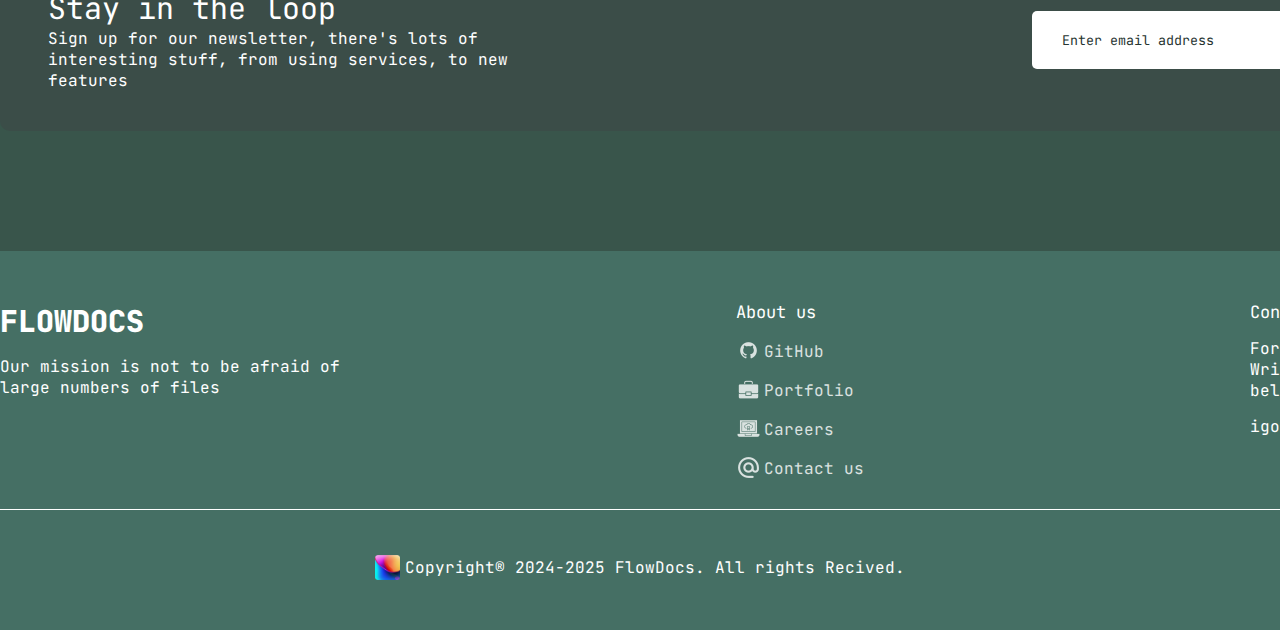
<file: pages/projects.html>
<!DOCTYPE html>
<html lang="en">

<head>
    <meta charset="UTF-8">
    <meta name="viewport" content="width=device-width, initial-scale=1.0">
    <link rel="icon" href="/assets/img/FlowDocs.ico" type="image/x-icon">
    <title>Study Website</title>
    <link rel="stylesheet" href="/css/main.css">
    <script src="/js/script.js"></script>
</head>
<body>
    <div class="wrapper">
        <header class="container">
            <span class="logo">FlowDocs</span>
            <nav>
                <ul>
                    <li><a href="/pages/">Home</a></li>
                    <li class="active"><a href="/pages/projects.html">Projects</a></li>
                    <li><a href="/pages/about.html">About us</a></li>
                    <li class="btn"><a href="/pages/contacts.html">Contacts</a></li>
                </ul>
            </nav>
        </header>

        <div class="hero-projects container">
            <div class="info">
                <h1>About the projects</h1>
                <p>Our company develops file management systems designed to improve document management in enterprises with a large number of reports. We help to facilitate the work with documents by departments of your enterprise.</p>
                <button class="btn">Explore projects</button>
            </div>
            <img src="/assets/img/logihubFlowDocs.jpg" alt="">
        </div>

        <div class="container works">
            <h2>Our realised projects</h2>
            <div class="blocks">
                <div class="block">
                    <span class="badge skobeloff">Cheque issue</span> <!--#39554b-->
                    <h3>E-Chek</h3>
                    <p>A simple and convenient application for quick generation of electronic cheques. It allows you to create cheques in just a couple of clicks and receive notifications about new transactions.</p>
                </div>
                <div class="block">
                    <span class="badge light-green">Corporate e-mail</span> <!--#608f7e-->
                    <h3>TeamBox</h3>
                    <p>Corporate email designed specifically for teamwork. It enables secure messaging within the company, collaborative project work and facilitates coordination between employees.</p>
                </div>
                <div class="block">
                    <span class="badge green">Internal works</span> <!--#1d6047-->
                    <h3>FlowDocs</h3>
                    <p>A platform for document management and collaboration within the enterprise. It allows employees to easily create, edit and share files, providing centralised storage and access to information. Built-in messenger helps teams communicate and coordinate work in real time, improving collaboration and speeding up decision-making.</p>
                </div>
            </div>
        </div>
    </div>

    <div class="container email">
        <h3>Making the best</h3>
        <p>To be the first to receive updates and stay in the loop subscribe below</p>
        <div class="block">
            <div>
                <h4>Stay in the loop</h4>
                <p>Sign up for our newsletter, there's lots of interesting stuff, from using services, to new features</p>  
            </div>
            <div class="input-container">
                <input id="emailField" type="email" placeholder="Enter email address">
                <button onclick="checkEmail()">Continue</button>
                <span id="emailError" class="error">Некорректный email</span>
            </div>
        </div>
    </div>

    <footer>
        <div class="blocks container">
            <div>
                <span class="logo">FlowDocs</span>
                <p>Our mission is not to be afraid of large numbers of files</p>
            </div>
            <div>
                <h4>About us</h4>
                <ul>
                    <li><img src="/assets/img/FlowDocsGH.png" alt="">GitHub</li>
                    <li><img src="/assets/img/FlowDocsPortfolio.png" alt="">Portfolio</li>
                    <li><img src="/assets/img/FlowDocsCareers.png" alt="">Careers</li>
                    <li><img src="/assets/img/FlowDocsContact.png" alt="">Contact us</li>
                </ul>
            </div>
            <div>
                <h4>Contact us</h4>
                <p>For quick communication with us. Write to us on the attached mail below.</p>
                <p>igorgolenisev1317@gmail.com</p>
            </div>
        </div>
        <hr>
        <p><img src="/assets/img/FlowDocs.ico" alt=""> Copyright® 2024-2025 FlowDocs. All rights Recived.</p>
    </footer>

</body>
</html>
</file>
<file: css/main.css>
@import url('https://fonts.googleapis.com/css2?family=JetBrains+Mono:ital,wght@0,100..800;1,100..800&display=swap');

* {
    margin: 0;
    padding: 0;
}

body {
    font-family: "JetBrains Mono", serif;
    font-weight: 400;
    color: white;
    font-size: 16px;
    background: #39554b;
}

a {
    text-decoration: none;
}

img {
    max-width: 100%;
}

.wrapper {
    background: rgb(17,18,18);
    background: linear-gradient(180deg, rgba(17,18,18,1) 8%, rgba(36,41,39,1) 38%, rgba(55,66,63,1) 64%, rgba(72,104,96,1) 97%, rgba(69,111,100,1) 100%);
    width: 100%;
    overflow-x: hidden;
}

.container {
    width: 1600px;
    margin: 0 auto;
}

header {
    padding: 50px 0;
}

/* .logo { 
    background-image: linear-gradient(  // Делаем градиент 
        to right, #a8f3f3, #eb04f0
    );
    background-clip: text;  // Передаем только на текст
    color: transparent;
} */

header .logo, 
footer .blocks .logo {
    text-transform: uppercase;
    font-size: 30px;
    font-weight: 800;
}

header nav {
    float: right;
    width: 30%;
    font-weight: 200;
}

header nav ul {
    list-style: none;
    display:flex;
    justify-content: space-between;
    z-index: 2;
    position: relative;
}

header nav ul li {
    display: inline-block;
}

header nav ul li a {
    color: white
}

header nav ul li.active::after {
    content: '';
    display: block;
    width: 45px;
    height: 5px;
    background: #486860;
    border-radius: 5px;
    position: relative;
    top: 3px;
    left: -10px;
}

header nav ul li:not(.active):not(.btn) a:hover {
    border-bottom: 5px solid #486860;
}

header nav ul li.btn a,
.email .block button {
    background: #486860;
    padding: 9px 17px;
    border-radius: 5px;
    transition: all 500ms ease;
}

header nav ul li.btn a:hover,
.email .block button:hover {
    background: #3b524c;
}

.hero {
    padding-bottom: 100px;
    position: relative;
    z-index: 1;
}

.hero--info {
    width: 530px;
    padding-top: 50px;
}

.hero--info h2 {
    color: #4b756b;
    font-size: 20px;
    font-weight: 500;
}

.hero--info h1 {
    font-size: 50px;
    font-weight: 500;
}

.hero--info p {
    font-weight: 400;
    line-height: 170%;
    margin: 30px 0;
}

.hero--info .btn, .hero-projects .info .btn {
    background: #486860;
    color: white;
    padding: 15px 30px;
    border-radius: 30px;
    border: 0;
    transition: all 500ms ease;
    font-size: 16px;
}

.hero--info .btn:hover, .hero-projects .info .btn:hover {
    cursor: pointer;
    transform: scale(1.1);
    background: #3b524c;
}

.hero img {
    position: absolute;
    top: -160px;
    right: 90px;
    transform: rotate(-20deg);
}

/* Include section */

.description {
    padding-top: 60px;
}

.description h3 {
    font-weight: 500;
    font-size: 31px;
}

.description .see-all, .projects .see-all {
    color: white;
    text-decoration: none;
    background: #486860;
    border-radius: 5px;
    padding: 12px 23px;
    float: right;
    display: block;
    transition: all 500ms ease;
    z-index: 3;
}

.description .see-all:hover, .projects .see-all:hover {
    background: #3b524c;
    transform: scale(1.1);
}

.description .features {
    display: flex;
    justify-content: space-between;
    width: 100%;
    padding: 50px 0;
}

.description .features span {
    display: block;
    text-align: center;
    margin-top: -40px;
}

.description .features span img, 
footer .blocks ul li img {
    position: relative;
    top: 6px;
    margin-right: 3px;
}

.big-text {
    padding: 50px 0;
    font-size: 35px;
    font-weight: 500;
    text-align: center;
    width: 800px;
}

.banner {
    padding: 80px 0;
}

.banner h3 {
    font-size: 30px;
    font-weight: 500;
    margin-bottom: 30px;
}

.banner p {
    line-height: 170%;
    margin-bottom: 30px;
    width: 550px;
}

.banner img {
    width: 100%;
    margin-bottom: 30px;
}

/* Image section */

.project {
    background: url(/assets/img/BackgroundFlowDocs.jpg) no-repeat center center fixed;
    background-size: cover;
    padding: 80px 0;
}

.project h3,
.project p {
    margin-top: 20px;
    text-align: center;
    max-width: 800px;
    margin-left: auto;
    margin-right: auto;
}

.project h3 {
    font-size: 30px;
}

.project .info {
    display: flex;
    justify-content: center;
    flex-wrap: wrap;
}

.project .info .block {
    text-align: center;
    width: 25%;
    margin: 30px 2%;
}

.project .info .block img {
    margin-bottom: 15px;
}

.projects {
    padding: 100px 0;
}

.projects h3 {
    font-size: 30px;
    text-align: center;
}

.projects p {
    margin: 40px 0;
    text-align: center;
}

.projects .images {
    display: flex;
    justify-content: center;
    gap: 10px;
    margin-bottom: 20px;
}

.projects .images img {
    height: 320px !important;
    height: auto;
    object-fit: fill;
    border-radius: 15px;
}

.image-small {
    width: 310px;
}

.image-medium {
    width: 430px;
}

.image-large {
    width: 500px;
}

.projects .see-all {
    float: none;
    width: 70px;
    text-align: center;
    margin: 0 auto;
}

/* Bottom section */

.email {
    padding-bottom: 120px;
}

.email h3 {
    margin-top: 60px;
    font-size: 30px;
}

.email .block {
    background: #3b4d48;
    margin-top: 30px;
    border-radius: 10px;
    padding: 40px 3%;
    width: 94%;
    display: flex;
    justify-content: space-between;
    align-items: center;
}

.email .block h4 {
    font-size: 30px;
    font-weight: 400;
}

.email .block p {
    width: 530px;
}

.email .block input {
    background: white;
    outline: none;
    border: 0;
    border-radius: 5px;
    width: 380px;
    font-family: "JetBrains Mono", serif;
    font-weight: 400;
    padding: 20px 30px;
    position: relative;
    right: -107px;
    z-index: 1;
    padding-right: 120px;
}

.email .block input::placeholder {
    color:#273531;
}

.email .block button {
    cursor: pointer;
    border: 0;
    padding: 13px 17px;
    position: relative;
    z-index: 2;
    color: white;
}

.email .block .input-container {
    position: relative;
}

.email .block .error {
    color:#e45164;
    font-size: 12px;
    position: absolute;
    top: 100%;
    left: 106px;
    margin-top: 5px;
    display: none;
}

/* Projects */

.hero-projects {
    position: relative;
}

.hero-projects .info {
    width: 650px;
    padding: 220px 0;
}

.hero-projects .info h1 {
    margin-bottom: 15px;
    font-size: 30px;
}

.hero-projects .info .btn {
    margin-top: 20px;
}

.hero-projects img {
    position: absolute;
    right: -160px;
    top: 0;
}

.works {
    padding: 80px 0;
}

.works h2 {
    font-size: 25px;
    margin-bottom: 40px;
}

.works .blocks {
    display: flex;
    justify-content: center;
    flex-wrap: wrap;
    gap: 80px;
}

.works .blocks .block {
    width: 25%;
    border-radius: 10px;
    padding: 50px 35px;
    background: #273531;
}

.works .blocks .block h3 {
    font-size: 20px;
    margin: 20px 0;
}

.works .blocks .block .badge {
    border-radius: 7px;
    padding: 10px 25px;
}

.works .blocks .block .badge.skobeloff {
    background: #608f7e;
}

.works .blocks .block .badge.light-green {
    background: #39554b;
}

.works .blocks .block .badge.green {
    background: #1d6047;
}

/* About Us */

.about {
    background: url(/assets/img/BackgroundFlowDocs.jpg) no-repeat center center fixed;
    background-size: cover;
    padding: 80px 0;
}

.abouts {
    width: 60%;
    text-align: center;
}

.abouts h3 {
    font-size: 25px;
    margin-bottom: 20px;
}

.advantages h3 {
    margin: 20px 0;
}

.advantage {
    display: flex;
    justify-content: center;
    width: 100%;
    gap: 30px;
}

.adv {
    width: 25%;
    text-align: center;
}

.adv h4 {
    font-size: 19px;
}

.clients {
    display: flex;
    justify-content: space-between;
    margin-top: 40px;
    align-items: center;
    text-align: left;
}

.clients h3 {
    font-size: 30px;
    width: 330px;
}

.clients p {
    font-size: 18px;
    margin-top: 20px;
    width: 500px;
}

.client {
    width: 230px;
    line-height: 170%;
}

.image-content {   
    width: 35%;
}

.image-content img {
    width: 100%;
    height: auto;
}

.partners h3 {
    font-size: 30px;
    text-align: center;
    margin: 30px 0;
}

.partner-place {
    display: flex;
    justify-content: center;
    flex-wrap: wrap;
    gap: 80px;
}

.place {
    width: 350px;
    height: 300px;
    background: #33443f;
    border-radius: 10px;
    padding: 40px 25px;
}

.place h4 {
    margin: 10px 0;
}

.partner-place img {
    width: 100%;
    object-fit: fill;
}

.example {
    padding: 30px 0;
}

.example h3 {
    font-size: 30px;
}

.example p {
    font-size: 18px;
    margin-bottom: 25px;
}

.companies {
    display: flex;
    justify-content: center;
    flex-wrap: wrap;
    gap: 50px;
}

.companie,
.companie p {
    text-align: center;
}

.companie img { 
    width: 60%;
    object-fit: fill;
}

.companie p {
    font-size: 18px;
}

.business {
    display: flex;
    justify-content: space-between;
    flex-wrap: wrap;
    margin-bottom: 30px;
}
.text {
    width: 600px;
}

.text h3,
.enumeration h3 {
    font-size: 30px;
    margin-bottom: 15px;
}

.text p {
    font-size: 18px;
    margin-bottom: 15px;
}

.enumeration ul li {
    font-size: 22px;
    list-style-position: inside;
}

/* Contacts */

.hero-contacts h1 {
    text-align: center;
    margin-top: 70px;
    margin-bottom: 40px;
    font-size: 33px;
}

.hero-contacts p {
    text-align: center;
}

.hero-contacts img {
    width: 80%;
    margin: 80px 10%;
}

.all-contacts {
    display: flex;
    justify-content: space-between;
    align-items: center;
    margin: 0 10%;
    margin-bottom: 30px;
    position: relative;
}

.follow-us, .phone-number, .leap-point {
    position: relative; 
}

.follow-us {
    display: flex;
    flex-direction: column;
    align-items: center;
    position: relative;
}

.follow-us p {
    margin-bottom: 10px;
    margin-left: -110px;
}

.socials {
    display: flex;
    justify-content: center;
}

.socials span {
    display: flex;
    align-items: center;
    justify-content: center;
    width: 40px;
    height: 40px;
    border-radius: 50%;
    overflow: hidden;
    margin-right: 10px;
    background: #33443f;
}

.leap-point, .phone-number {
    display: flex;
    align-items: center;
}

.phone-number p {
    display: flex;
    align-items: center;
    margin-left: 10px;
}

.leap-point p {
    display: flex;
    justify-content: space-between;
    margin-left: 10px;
}

.all-contacts::before, .all-contacts::after {
    content: '';
    position: absolute;
    top: 50%;
    width: 1px;
    height: 100%;
    background: white;
    transform: translateY(-50%);
}

.all-contacts::before {
    left: 25%; 
}

.all-contacts::after {
    left: 60%; 
}

/* Hello Block */

.hello-block {
    position: relative;
    display: flex;
    justify-content: center;
    width: 100%;
    background: #436358;
}

.hello {
    position: relative;
    display: flex;
    flex-direction: column;
    align-items: center;
    width: 80%;
    max-width: 600px;
    box-sizing: border-box;
    z-index: 1;
}

.hello-text {
    margin-top: 30px;
}

.hello-text h3 {
    font-size: 30px;
    text-align: center;
    margin-bottom: 10px;
}

.hello-text p {
    text-align: center;
    margin-bottom: 40px;
}

.first-name, .last-name, .email-input, .user-message {
    display: flex;
    flex-direction: column;
    align-items: flex-start;
    width: 100%;
}

.names {
    display: flex;
    justify-content: space-between;
    width: 100%;
    margin-bottom: 15px;
}

.first-name, .last-name {
    display: flex;
    flex-direction: column;
    align-items: flex-start;
    width: 48%;
}

.first-name span, .last-name span {
    margin-bottom: 5px;
}

.first-name input, .last-name input, .email-input input, .user-message textarea {
    width: 100%;
    font-family: "JetBrains Mono", serif;
    font-size: 15px;
    height: 40px;
    border-radius: 7px;
    padding: 5px;
    box-sizing: border-box;
}

.email-input {
    display: flex;
    flex-direction: column;
    align-items: flex-start;
    margin-bottom: 15px;
}

.email-input span {
    margin-bottom: 5px;
}

.user-message {
    display: flex;
    flex-direction: column;
    align-items: flex-start;
    margin-bottom: 15px;
}

.user-message span {
    margin-bottom: 5px;
}

.user-message textarea {
    resize: vertical;
    min-height: 230px;
}

.hello-block .hello button {
    cursor: pointer;
    border: 0;
    padding: 13px 17px;
    color: white;
}

.hello button {
    background: #3b534d;
    padding: 9px 17px;
    border-radius: 5px;
    transition: all 500ms ease;
    align-self: flex-end;
    margin-bottom: 30px;
}

.hello button:hover {
    background: #324641;
}

.background-image {
    position: absolute;
    width: 500px;
    height: auto;
    z-index: 0;
}

.top-right {
    top: 0;
    right: 0;
}

.bottom-left {
    bottom: 0;
    left: 0;
}

.error {
    color: #d1495b;
    font-size: 12px;
    display: none;
    margin-top: 5px;
}

/* Footer */

footer {
    background: #456f64;
    padding: 50px 0;
}

footer .blocks {
    display: flex;
    justify-content: space-between;
}

footer .blocks p {
    width: 350px;
    margin: 15px 0;
}

footer .blocks h4 {
    font-weight: 400;
    font-size: 17px;
}
footer .blocks ul {
    list-style: none;
}

footer .blocks ul li {
    margin-top: 9px;
    opacity: 0.8;
}

footer hr {
    margin: 30px 0;
    border: 0;
    height: 0.8px;
    background: white;
}

footer > p {
    text-align: center;
    display: flex;
    justify-content: center;
    align-items: center;
    padding-top: 15px;
}

footer > p img {
    width: 25px;
    height: 25px;
    margin-right: 5px;
}
</file>
